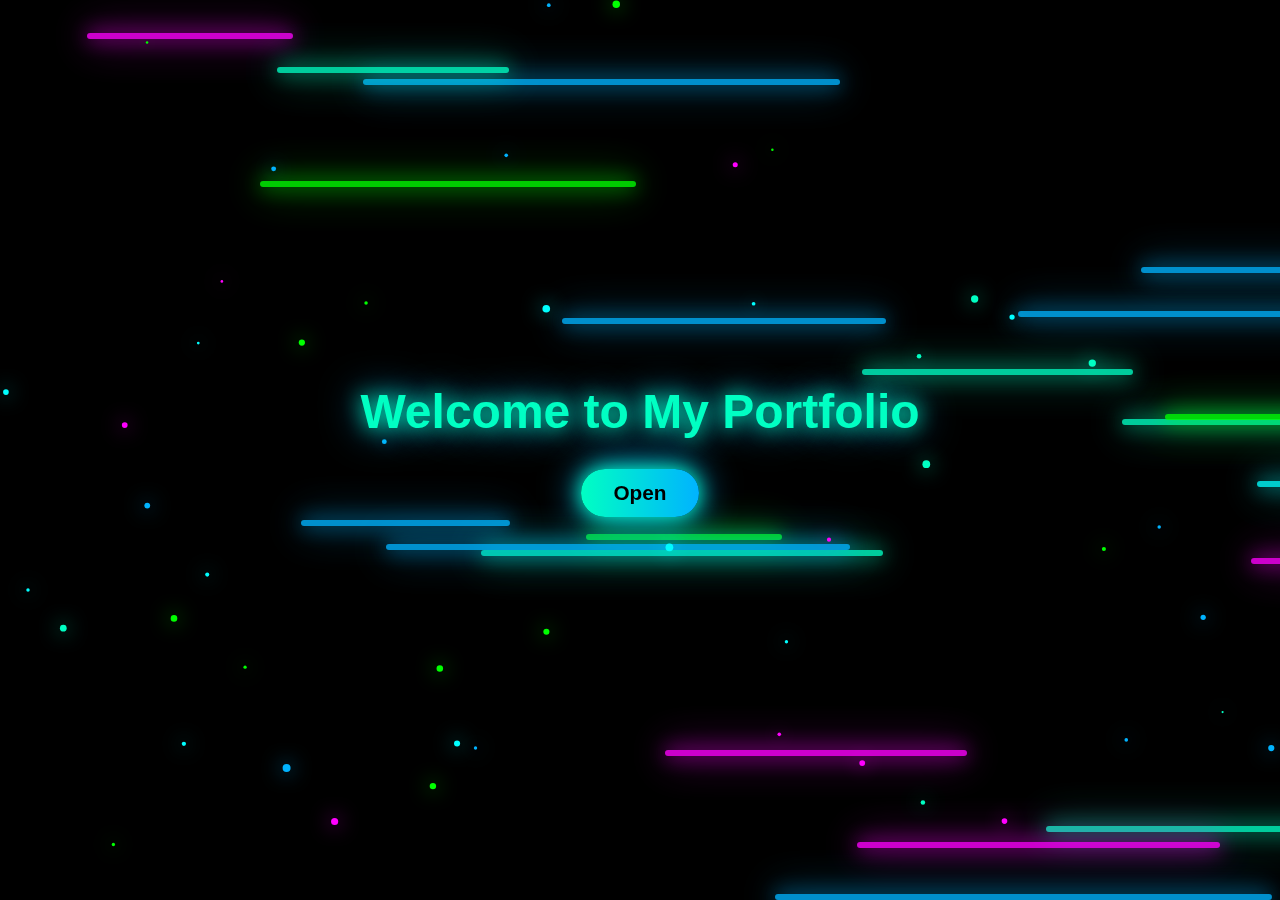
<file: index.html>
<!doctype html>
<html lang="en">
<head>
  <meta charset="utf-8">
  <meta name="viewport" content="width=device-width,initial-scale=1">
  <title>Welcome - Carla Mae Cardano</title>
  <link rel="stylesheet" href="index.css">
</head>
<body>
  <div class="neon-bg" id="neon-bg"></div>
  <canvas id="particleCanvas"></canvas>

  <div class="welcome-container">
    <h1 id="glitch-text">Welcome to My Portfolio</h1>
    <button class="open-btn" onclick="openPortfolio()">Open</button>
  </div>

  <script src="index.js"></script>
</body>
</html>
</file>
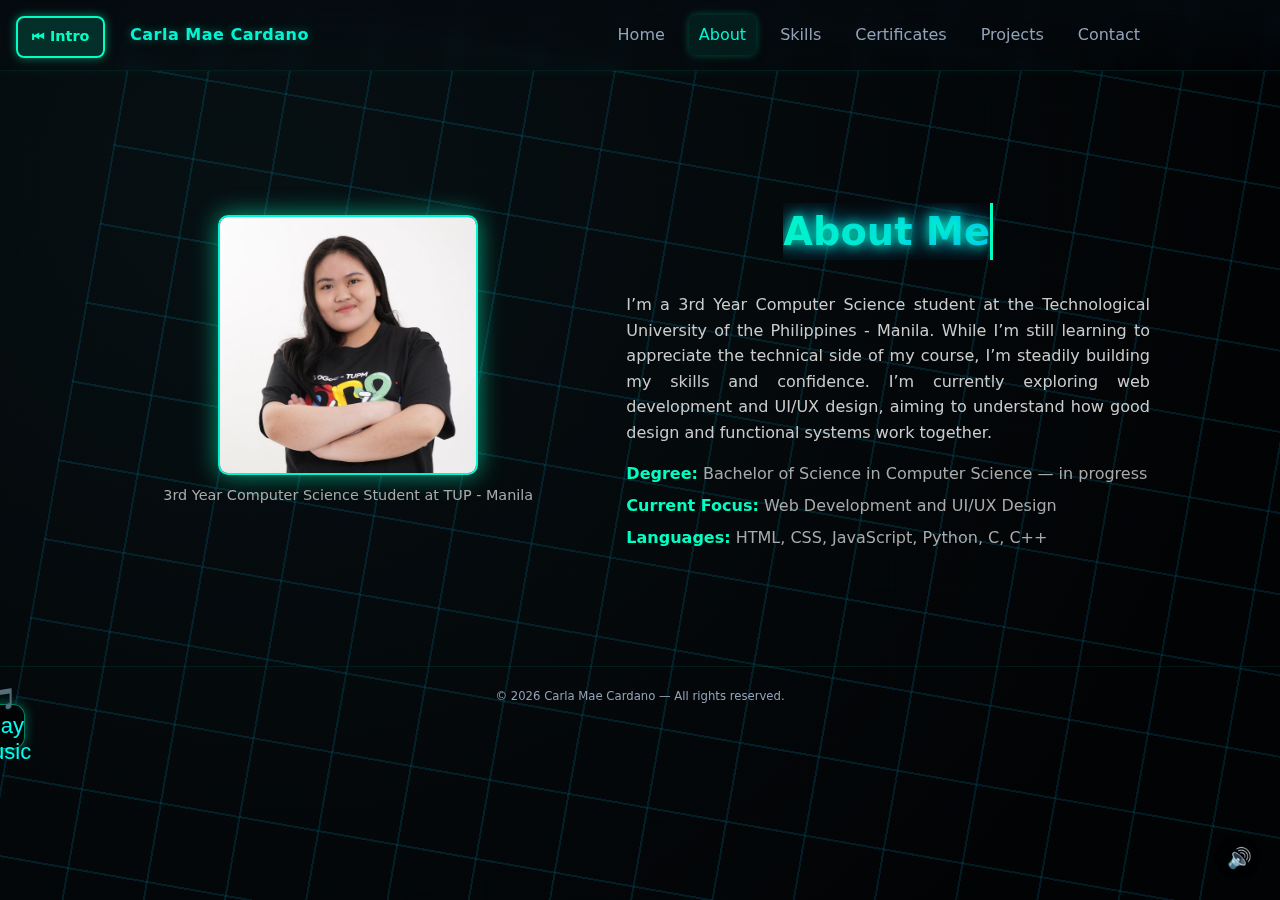
<file: about.html>
<!doctype html>
<html lang="en">
<head>
  <meta charset="utf-8" />
  <meta name="viewport" content="width=device-width,initial-scale=1.0" />
  <title>About — Carla Mae Cardano</title>
  <link rel="stylesheet" href="style-dark.css" />
  <style>
    /* ---------- Page Layout ---------- */
    .two-col {
      display: flex;
      align-items: center;
      justify-content: center;
      gap: 60px;
      flex-wrap: wrap;
      margin-top: 40px;
    }

    .about-photo {
      flex: 1;
      min-width: 280px;
      display: flex;
      flex-direction: column;
      align-items: center;
      text-align: center;
    }

    .profile-img {
      width: 260px;
      height: 260px;
      border-radius: 50%;
      border: 3px solid #00ffc3;
      box-shadow: 0 0 25px rgba(0, 255, 195, 0.6);
      object-fit: cover;
      transition: transform 0.3s ease, box-shadow 0.3s ease;
    }

    .profile-img:hover {
      transform: scale(1.05);
      box-shadow: 0 0 40px rgba(0, 255, 195, 0.8);
    }

    .about-photo .small {
      margin-top: 10px;
      color: #aaa;
      font-size: 0.9rem;
    }

    .about-text {
      flex: 1.2;
      min-width: 320px;
      max-width: 600px;
      text-align: justify;
    }

    .about-text h2 {
      font-size: 2.4rem;
      margin-bottom: 1rem;
      text-align: center;
    }

    /* --- Typing Animation (shorter + centered) --- */
    /* --- Typing Animation (accurate + pause) --- */
.typing {
  display: inline-block;
  white-space: nowrap;
  overflow: hidden;
  border-right: 3px solid #00ffc3;
  background: linear-gradient(90deg, #00ffc3, #00b3ff);
  background-clip: text;
  -webkit-background-clip: text;
  -webkit-text-fill-color: transparent;
  text-shadow: 0 0 12px #00ffc3, 0 0 25px #00b3ff;
  animation: typing 4s steps(8, end) infinite,
             blink 0.8s infinite,
             glowText 3s ease-in-out infinite alternate;
}

@keyframes typing {
  0%   { width: 0ch; }
  40%  { width: 8ch; }   /* stops exactly at "About Me" (8 characters) */
  60%  { width: 8ch; }   /* pause */
  100% { width: 0ch; }   /* erase */
}

@keyframes blink {
  50% { border-color: transparent; }
}

@keyframes glowText {
  from { text-shadow: 0 0 10px #00ffc3, 0 0 20px #00b3ff; }
  to   { text-shadow: 0 0 20px #00b3ff, 0 0 40px #00ffc3; }
}


    .about-text p {
      color: #ccc;
      line-height: 1.6;
      font-size: 1rem;
      margin-bottom: 1rem;
    }

    .about-text ul {
      list-style: none;
      padding: 0;
      margin-top: 1rem;
    }

    .about-text li {
      color: #aaa;
      margin-bottom: 0.5rem;
    }

    .about-text strong {
      color: #00ffc3;
    }

    /* --- Volume Button --- */
    #volume-btn {
      position: fixed;
      bottom: 20px;
      right: 20px;
      background: rgba(0,0,0,0.6);
      color: white;
      border: none;
      border-radius: 50%;
      font-size: 20px;
      padding: 10px 12px;
      cursor: pointer;
      z-index: 1000;
      transition: background 0.3s ease;
    }

    #volume-btn:hover {
      background: rgba(255,255,255,0.2);
    }

    /* --- Scroll + Structure --- */
    html, body {
      height: auto;
      min-height: 100%;
      overflow-x: hidden;
      overflow-y: auto;
      scroll-behavior: smooth;
    }

    main.container {
      overflow-y: auto;
      max-height: none;
    }

    @media (max-width: 768px) {
      .two-col {
        flex-direction: column;
        text-align: center;
      }
      .about-text {
        max-width: 100%;
        text-align: justify;
      }
      .about-text h2 {
        text-align: center;
      }
    }
    /* --- Back to Intro Button --- */
.back-intro-btn {
  position: fixed;
  top: 1rem;
  left: 1rem;
  background: rgba(0, 255, 195, 0.15);
  color: #00ffc3;
  font-weight: bold;
  padding: 8px 14px;
  border: 2px solid #00ffc3;
  border-radius: 8px;
  text-decoration: none;
  font-size: 0.9rem;
  backdrop-filter: blur(6px);
  box-shadow: 0 0 10px rgba(0, 255, 195, 0.5);
  z-index: 2000;
  transition: all 0.3s ease;
}

.back-intro-btn:hover {
  background: #00ffc3;
  color: #020305;
  box-shadow: 0 0 20px #00ffc3;
}

  </style>
</head>
<body>

  <div class="tech-grid"></div>

  <header class="site-header">
    <div class="container header-inner">
      <a href="index.html" class="back-intro-btn" title="Back to Intro">⏮ Intro</a>
      <a class="logo" href="home.html">Carla Mae Cardano</a>
      <button id="mobile-nav-toggle" class="mobile-nav-toggle" aria-label="Toggle navigation">
        <span class="hamburger"></span>
      </button>
      <nav class="nav" id="site-nav">
        <a href="home.html">Home</a>
        <a href="about.html" class="active">About</a>
        <a href="skills.html">Skills</a>
        <a href="certificates.html">Certificates</a>
        <a href="projects.html">Projects</a>
        <a href="contact.html">Contact</a>
      </nav>
    </div>
  </header>

  <main class="container main fade-in">
    <section class="about-section">
      <div class="two-col">
        <!-- IMAGE ON LEFT -->
        <aside class="about-photo">
          <img src="assets/profile.jpg" alt="Carla Mae Cardano" class="profile-img" />
          <p class="small muted">3rd Year Computer Science Student at TUP - Manila</p>
        </aside>

        <!-- TEXT ON RIGHT -->
        <div class="about-text">
          <h2><span class="typing">About Me</span></h2>
          <p>
            I’m a 3rd Year Computer Science student at the Technological University of the Philippines - Manila.
            While I’m still learning to appreciate the technical side of my course, I’m steadily building my skills and confidence.
            I’m currently exploring web development and UI/UX design, aiming to understand how good design and functional systems work together.
          </p>
          <ul>
            <li><strong>Degree:</strong> Bachelor of Science in Computer Science — in progress</li>
            <li><strong>Current Focus:</strong> Web Development and UI/UX Design</li>
            <li><strong>Languages:</strong> HTML, CSS, JavaScript, Python, C, C++</li>
          </ul>
        </div>
      </div>
    </section>
  </main>

  <footer class="site-footer">
    <div class="container footer-inner">
      <small>© <span id="year-2"></span> Carla Mae Cardano — All rights reserved.</small>
    </div>
  </footer>

  <audio id="bg-music" autoplay loop>
    <source src="assets/audio/background.mp3" type="audio/mpeg">
  </audio>

  <button id="volume-btn" aria-label="Toggle sound" title="Toggle sound">🔊</button>

  <script src="script.js"></script>
  <script>
    document.addEventListener('DOMContentLoaded', () => {
      const year2 = document.getElementById('year-2');
      if (year2) year2.textContent = new Date().getFullYear();

      const music = document.getElementById('bg-music');
      const volumeBtn = document.getElementById('volume-btn');
      music.volume = 0.1;

      const isMuted = localStorage.getItem('musicMuted') === 'true';
      music.muted = isMuted;
      volumeBtn.textContent = isMuted ? '🔇' : '🔊';

      volumeBtn.addEventListener('click', () => {
        music.muted = !music.muted;
        volumeBtn.textContent = music.muted ? '🔇' : '🔊';
        localStorage.setItem('musicMuted', music.muted);
      });
    });
  </script>
</body>
</html>
</file>
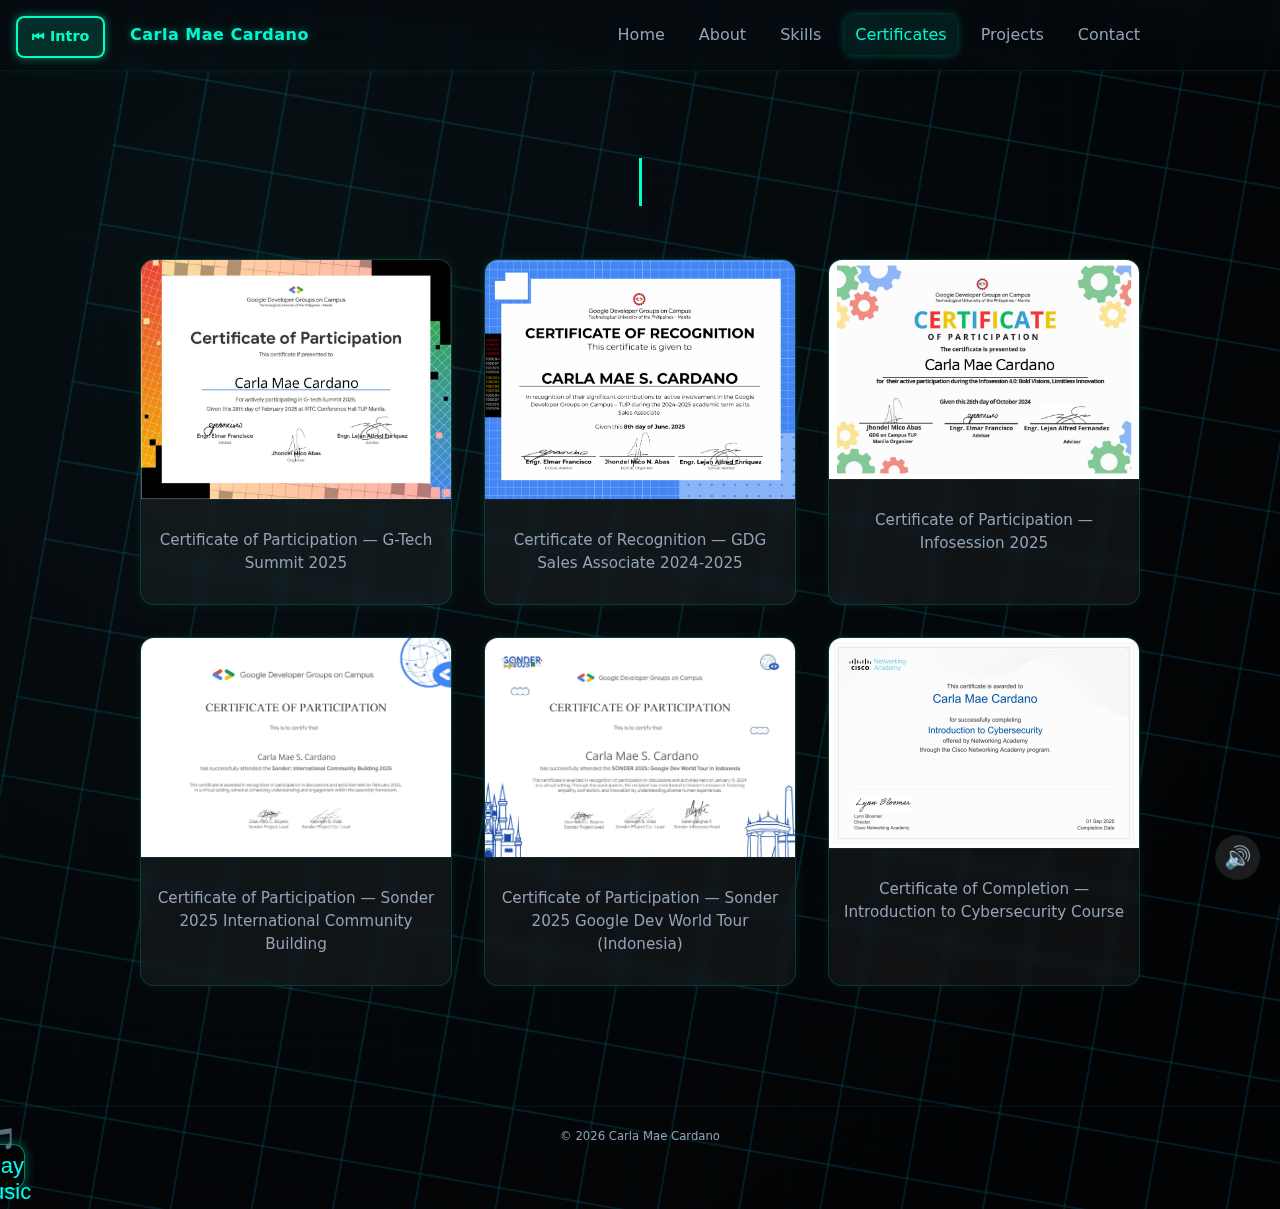
<file: certificates.html>
<!doctype html>
<html lang="en">
<head>
  <meta charset="utf-8" />
  <meta name="viewport" content="width=device-width,initial-scale=1" />
  <title>Certificates — Carla Mae Cardano</title>
  <link rel="stylesheet" href="style-dark.css" />

  <style>
    /* ---------- Certificates Page ---------- */
    .main {
      padding-top: 60px;
      padding-bottom: 80px;
      text-align: center;
    }

    h2 {
      font-size: 2rem;
      color: var(--accent);
      margin-bottom: 1rem;
    }

    .cert-grid {
      display: grid;
      grid-template-columns: repeat(auto-fit, minmax(280px, 1fr));
      gap: 32px;
      margin-top: 40px;
      padding: 0 10px;
    }

    .cert {
      background: rgba(255, 255, 255, 0.05);
      border: 1px solid rgba(0, 255, 200, 0.15);
      border-radius: 14px;
      box-shadow: 0 0 12px rgba(0, 255, 200, 0.08);
      overflow: hidden;
      transition: all 0.3s ease;
      backdrop-filter: blur(6px);
    }

    .cert:hover {
      transform: translateY(-6px);
      box-shadow: 0 0 25px rgba(0, 255, 200, 0.4);
      border-color: rgba(0, 255, 200, 0.4);
    }

    .cert img {
      width: 100%;
      height: auto;
      border-bottom: 1px solid rgba(255, 255, 255, 0.05);
      display: block;
      transition: transform 0.4s ease;
    }

    .cert:hover img {
      transform: scale(1.03);
    }

    .cert p {
      padding: 14px 12px;
      font-size: 0.95rem;
      color: var(--muted);
    }

    /* Prevent zoomed-in overflow */
    img {
      object-fit: contain;
    }

    /* Fix scroll issue */
    html, body {
      height: auto;
      overflow-y: auto;
      overflow-x: hidden;
    }

    @media (max-width: 600px) {
      .cert p {
        font-size: 0.9rem;
      }
    }

/* ---------- Typing + Neon Effect for Certificates ---------- */
.typing {
  display: inline-block;
  white-space: nowrap;
  overflow: hidden;
  border-right: 3px solid #00ffc3;
  width: 0;
  background: linear-gradient(90deg, #00ffc3, #00b3ff);
  background-clip: text;
  -webkit-background-clip: text;
  -webkit-text-fill-color: transparent;
  text-shadow: 0 0 15px #00ffc3, 0 0 30px #00b3ff;
  animation: typing 4s steps(12, end) infinite, blink 0.8s infinite, glowText 3s ease-in-out infinite alternate;
}

/* makes it type "Certificates" exactly (12 characters) */
@keyframes typing {
  0% { width: 0; }
  40% { width: 12ch; } /* stops exactly after "Certificates" */
  60% { width: 12ch; } /* short pause */
  100% { width: 0; }   /* erase */
}

@keyframes blink {
  50% { border-color: transparent; }
}

@keyframes glowText {
  from { text-shadow: 0 0 10px #00ffc3, 0 0 20px #00b3ff; }
  to { text-shadow: 0 0 20px #00b3ff, 0 0 40px #00ffc3; }
}

/* ---------- Neon Pulse Animation for Certificates ---------- */
@keyframes pulse {
  0% { box-shadow: 0 0 12px rgba(0, 255, 200, 0.1); }
  50% { box-shadow: 0 0 25px rgba(0, 255, 200, 0.4); }
  100% { box-shadow: 0 0 12px rgba(0, 255, 200, 0.1); }
}

.cert {
  background: rgba(255, 255, 255, 0.05);
  border: 1px solid rgba(0, 255, 200, 0.15);
  border-radius: 14px;
  box-shadow: 0 0 12px rgba(0, 255, 200, 0.08);
  overflow: hidden;
  transition: all 0.3s ease;
  backdrop-filter: blur(6px);
  animation: pulse 6s infinite ease-in-out; /* 💫 soft glowing loop */
}

/* --- Back to Intro Button --- */
.back-intro-btn {
  position: fixed;
  top: 1rem;
  left: 1rem;
  background: rgba(0, 255, 195, 0.15);
  color: #00ffc3;
  font-weight: bold;
  padding: 8px 14px;
  border: 2px solid #00ffc3;
  border-radius: 8px;
  text-decoration: none;
  font-size: 0.9rem;
  backdrop-filter: blur(6px);
  box-shadow: 0 0 10px rgba(0, 255, 195, 0.5);
  z-index: 2000;
  transition: all 0.3s ease;
}

.back-intro-btn:hover {
  background: #00ffc3;
  color: #020305;
  box-shadow: 0 0 20px #00ffc3;
}

  </style>
</head>

<body>
  <div class="tech-grid"></div>

  <header class="site-header">
    <div class="container header-inner">
      <a href="intro.html" class="back-intro-btn" title="Back to Intro">⏮ Intro</a>
      <a class="logo" href="home.html">Carla Mae Cardano</a>
      <button id="mobile-nav-toggle" class="mobile-nav-toggle" aria-label="Toggle navigation">
        <span class="hamburger"></span>
      </button>
      <nav class="nav" id="site-nav">
        <a href="home.html">Home</a>
        <a href="about.html">About</a>
        <a href="skills.html">Skills</a>
        <a href="certificates.html" class="active">Certificates</a>
        <a href="projects.html">Projects</a>
        <a href="contact.html">Contact</a>
      </nav>
    </div>
  </header>

  <main class="container main fade-in">
    <h2><span class="typing">Certificates</span></h2>

    <div class="cert-grid">
      <div class="cert">
        <a href="assets/G-TechSummit.jpg" target="_blank">
          <img src="assets/G-TechSummit.jpg" alt="G-Tech Summit 2025" />
        </a>
        <p>Certificate of Participation — G-Tech Summit 2025</p>
      </div>

      <div class="cert">
        <a href="assets/GDG Sales Associate 2024-2025.png" target="_blank">
          <img src="assets/GDG Sales Associate 2024-2025.png" alt="GDG Sales Associate" />
        </a>
        <p>Certificate of Recognition — GDG Sales Associate 2024-2025</p>
      </div>

      <div class="cert">
        <a href="assets/Infosession 4.0 Participation.jpg" target="_blank">
          <img src="assets/Infosession 4.0 Participation.jpg" alt="Infosession 4.0" />
        </a>
        <p>Certificate of Participation — Infosession 2025</p>
      </div>

      <div class="cert">
        <a href="assets/Sonder 2025 International Community Building.jpg" target="_blank">
          <img src="assets/Sonder 2025 International Community Building.jpg" alt="Sonder 2025 International Community Building" />
        </a>
        <p>Certificate of Participation — Sonder 2025 International Community Building</p>
      </div>

      <div class="cert">
        <a href="assets/Sonder 2025_ Designing a Future that Lasts.png" target="_blank">
          <img src="assets/Sonder 2025_ Designing a Future that Lasts.png" alt="Sonder 2025 Google Dev World Tour" />
        </a>
        <p>Certificate of Participation — Sonder 2025 Google Dev World Tour (Indonesia)</p>
      </div>

      <div class="cert">
        <a href="assets/Introduction to Cybersecurity.jpg" target="_blank">
          <img src="assets/Introduction to Cybersecurity.jpg" alt="Introduction to Cybersecurity" />
        </a>
        <p>Certificate of Completion — Introduction to Cybersecurity Course</p>
      </div>
    </div>
  </main>

  <footer class="site-footer">
    <div class="container footer-inner">
      <small>© <span id="year-4"></span> Carla Mae Cardano</small>
    </div>
  </footer>

  <audio id="bg-music" autoplay loop>
    <source src="assets/audio/background.mp3" type="audio/mpeg">
  </audio>

  <button id="volume-btn" aria-label="Toggle sound" title="Toggle sound">🔊</button>

  <script src="script.js"></script>
  <script>
    document.addEventListener('DOMContentLoaded', () => {
      const music = document.getElementById('bg-music');
      const volumeBtn = document.getElementById('volume-btn');
      music.volume = 0.1;

      const isMuted = localStorage.getItem('musicMuted') === 'true';
      music.muted = isMuted;
      volumeBtn.textContent = isMuted ? '🔇' : '🔊';

      volumeBtn.addEventListener('click', () => {
        music.muted = !music.muted;
        volumeBtn.textContent = music.muted ? '🔇' : '🔊';
        localStorage.setItem('musicMuted', music.muted);
      });
    });
  </script>
</body>
</html>
</file>
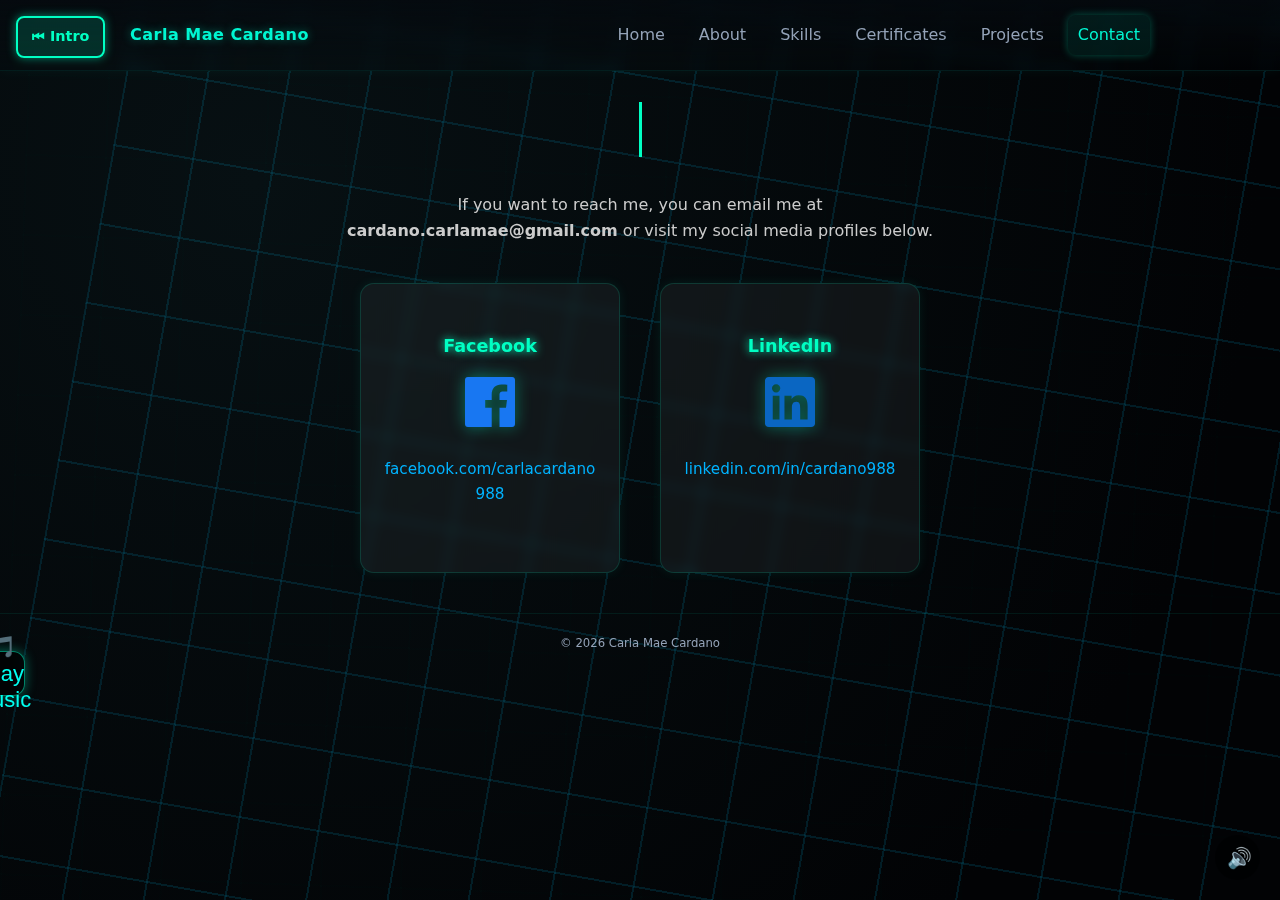
<file: contact.html>
<!doctype html>
<html lang="en">
<head>
  <meta charset="utf-8" />
  <meta name="viewport" content="width=device-width,initial-scale=1" />
  <title>Contact — Carla Mae Cardano</title>
  <link rel="stylesheet" href="style-dark.css" />

  <style>
    /* ---------- Contact Page Styling ---------- */
    main {
      text-align: center;
      padding: 60px 20px 100px;
    }

    /* Typing neon header */
    h2 {
      font-size: 2.3rem;
      margin-bottom: 20px;
    }

    .typing {
      display: inline-block;
      white-space: nowrap;
      overflow: hidden;
      border-right: 3px solid #00ffc3;
      width: 0;
      background: linear-gradient(90deg, #00ffc3, #00b3ff);
      background-clip: text;
      -webkit-background-clip: text;
      -webkit-text-fill-color: transparent;
      text-shadow: 0 0 15px #00ffc3, 0 0 30px #00b3ff;
      animation: typing 3.5s steps(7, end) infinite,
                 blink 0.8s infinite,
                 glowText 3s ease-in-out infinite alternate;
    }

    @keyframes typing {
      0% { width: 0; }
      40% { width: 7ch; } 
      60% { width: 7ch; } 
      100% { width: 0; } 
    }

    @keyframes blink {
      50% { border-color: transparent; }
    }

    @keyframes glowText {
      from { text-shadow: 0 0 10px #00ffc3, 0 0 20px #00b3ff; }
      to { text-shadow: 0 0 20px #00b3ff, 0 0 40px #00ffc3; }
    }

    p {
      color: #ccc;
      max-width: 600px;
      margin: 0 auto 40px;
      line-height: 1.6;
    }

    /* Contact cards */
    .contact-cards {
      display: flex;
      justify-content: center;
      gap: 40px;
      flex-wrap: wrap;
    }

    .contact-card {
      background: rgba(255, 255, 255, 0.05);
      border: 1px solid rgba(0, 255, 200, 0.15);
      border-radius: 14px;
      box-shadow: 0 0 12px rgba(0, 255, 200, 0.08);
      backdrop-filter: blur(6px);
      padding: 25px 20px;
      width: 260px;
      text-align: center;
      transition: all 0.3s ease;
    }

    .contact-card:hover {
      transform: translateY(-6px);
      box-shadow: 0 0 25px rgba(0, 255, 200, 0.4);
      border-color: rgba(0, 255, 200, 0.4);
    }

    .contact-card h4 {
      color: #00ffc3;
      font-size: 1.1rem;
      margin-bottom: 10px;
      text-shadow: 0 0 10px #00ffc3;
    }

    .contact-card a {
      color: #00b3ff;
      text-decoration: none;
      font-size: 0.95rem;
      transition: color 0.3s ease;
    }

    .contact-card a:hover {
      color: #00ffc3;
    }

    .contact-card svg {
      margin-bottom: 10px;
      filter: drop-shadow(0 0 8px rgba(0, 255, 200, 0.4));
      transition: transform 0.3s ease, filter 0.3s ease;
    }

    .contact-card:hover svg {
      transform: scale(1.1);
      filter: drop-shadow(0 0 15px rgba(0, 255, 200, 0.6));
    }

    /* Volume button */
    #volume-btn {
      position: fixed;
      bottom: 20px;
      right: 20px;
      background: rgba(0, 0, 0, 0.6);
      color: white;
      border: none;
      border-radius: 50%;
      font-size: 20px;
      padding: 10px 12px;
      cursor: pointer;
      z-index: 1000;
      transition: background 0.3s ease;
    }

    #volume-btn:hover {
      background: rgba(255, 255, 255, 0.2);
    }

    @media (max-width: 600px) {
      .contact-cards {
        flex-direction: column;
        align-items: center;
        gap: 25px;
      }
    }
   
    .back-intro-btn {
      position: fixed;
      top: 1rem;
      left: 1rem;
      background: rgba(0, 255, 195, 0.15);
      color: #00ffc3;
      font-weight: bold;
      padding: 8px 14px;
      border: 2px solid #00ffc3;
      border-radius: 8px;
      text-decoration: none;
      font-size: 0.9rem;
      backdrop-filter: blur(6px);
      box-shadow: 0 0 10px rgba(0, 255, 195, 0.5);
      z-index: 2000;
      transition: all 0.3s ease;
    }

    .back-intro-btn:hover {
      background: #00ffc3;
      color: #020305;
      box-shadow: 0 0 20px #00ffc3;
    }

  </style>
</head>

<body>
  <div class="tech-grid"></div>

  <header class="site-header">
    <div class="container header-inner">
      <a href="intro.html" class="back-intro-btn" title="Back to Intro">⏮ Intro</a>
      <a class="logo" href="home.html">Carla Mae Cardano</a>
      <button id="mobile-nav-toggle" class="mobile-nav-toggle" aria-label="Toggle navigation">
        <span class="hamburger"></span>
      </button>
      <nav class="nav" id="site-nav">
        <a href="home.html">Home</a>
        <a href="about.html">About</a>
        <a href="skills.html">Skills</a>
        <a href="certificates.html">Certificates</a>
        <a href="projects.html">Projects</a>
        <a href="contact.html" class="active">Contact</a>
      </nav>
    </div>
  </header>
 
  <main class="container main fade-in">
    <h2><span class="typing">Contact</span></h2>
    <p>If you want to reach me, you can email me at <strong>cardano.carlamae@gmail.com</strong> or visit my social media profiles below.</p>

    <div class="contact-cards">
      <div class="card contact-card">
        <h4>Facebook</h4>
        <a href="https://web.facebook.com/carlacardano988" target="_blank" aria-label="Facebook">
          <svg width="40" height="40" viewBox="0 0 24 24" fill="#1877F2" xmlns="http://www.w3.org/2000/svg">
            <path d="M22.675 0h-21.35C0.595 0 0 0.595 0 1.325v21.351C0 23.405 0.595 24 1.325 24H12.82v-9.294H9.692V11.08h3.128V8.414c0-3.1 1.893-4.788 4.658-4.788 1.325 0 2.463 0.099 2.795 0.143v3.24l-1.918 0.001c-1.504 0-1.796 0.716-1.796 1.765v2.314h3.587l-0.467 3.626h-3.12V24h6.116c0.73 0 1.325-0.595 1.325-1.324V1.325C24 0.595 23.405 0 22.675 0z"/>
          </svg>
        </a>
        <p><a href="https://web.facebook.com/carlacardano988" target="_blank">facebook.com/carlacardano988</a></p>
      </div>

      <div class="card contact-card">
        <h4>LinkedIn</h4>
        <a href="https://www.linkedin.com/in/cardano988/" target="_blank" aria-label="LinkedIn">
          <svg width="40" height="40" viewBox="0 0 24 24" fill="#0A66C2" xmlns="http://www.w3.org/2000/svg">
            <path d="M20.447 20.452H16.89v-5.569c0-1.328-.024-3.036-1.85-3.036-1.853 0-2.136 1.445-2.136 2.939v5.666H9.35V9h3.41v1.561h.049c.476-.9 1.637-1.85 3.37-1.85 3.602 0 4.267 2.372 4.267 5.455v6.286zM5.337 7.433a1.985 1.985 0 110-3.97 1.985 1.985 0 010 3.97zM6.94 20.452H3.73V9h3.21v11.452zM22.225 0H1.771C.792 0 0 .774 0 1.728v20.543C0 23.225.792 24 1.771 24h20.451C23.2 24 24 23.225 24 22.271V1.728C24 .774 23.2 0 22.225 0z"/>
          </svg>
        </a>
        <p><a href="https://www.linkedin.com/in/cardano988/" target="_blank">linkedin.com/in/cardano988</a></p>
      </div>
    </div>
  </main>

  <footer class="site-footer">
    <div class="container footer-inner">
      <small>© <span id="year-6"></span> Carla Mae Cardano</small>
    </div>
  </footer>

  <audio id="bg-music" autoplay loop>
    <source src="assets/audio/background.mp3" type="audio/mpeg">
  </audio>

  <button id="volume-btn" aria-label="Toggle sound" title="Toggle sound">🔊</button>

  <script src="script.js"></script>
  <script>
    document.addEventListener('DOMContentLoaded', () => {
      const music = document.getElementById('bg-music');
      const volumeBtn = document.getElementById('volume-btn');
      music.volume = 0.1;

      const isMuted = localStorage.getItem('musicMuted') === 'true';
      music.muted = isMuted;
      volumeBtn.textContent = isMuted ? '🔇' : '🔊';

      volumeBtn.addEventListener('click', () => {
        music.muted = !music.muted;
        volumeBtn.textContent = music.muted ? '🔇' : '🔊';
        localStorage.setItem('musicMuted', music.muted);
      });
    });
  </script>
</body>
</html>
</file>
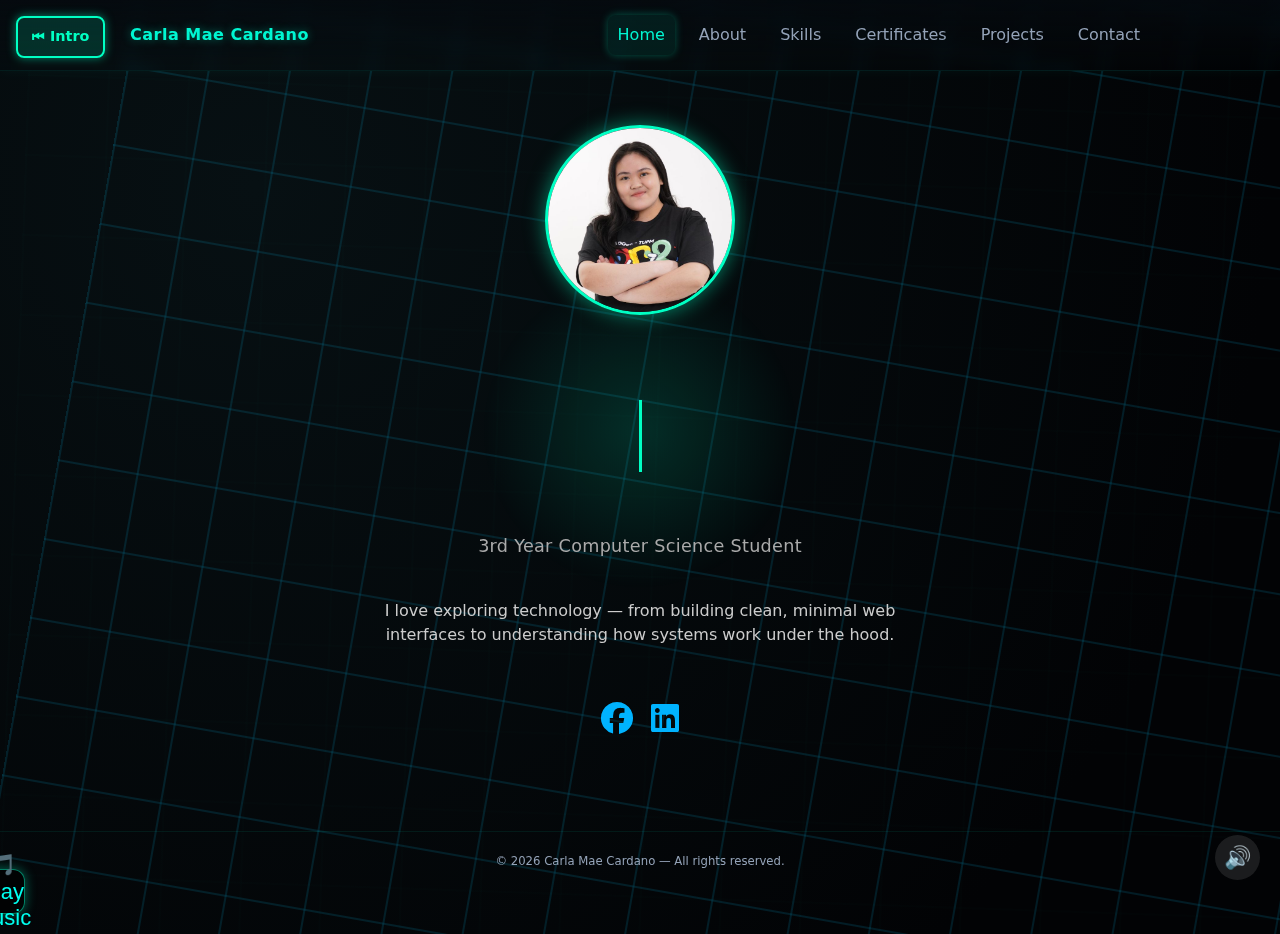
<file: home.html>
<!doctype html>
<html lang="en">
<head>
  <meta charset="utf-8" />
  <meta name="viewport" content="width=device-width, initial-scale=1.0">
  <title>Carla Mae Cardano — Home</title>
  <link rel="stylesheet" href="style-dark.css" />
  <link rel="stylesheet" href="https://cdnjs.cloudflare.com/ajax/libs/font-awesome/6.5.0/css/all.min.css">
<style>
  /* === HERO SECTION === */
  .hero {
    display: flex;
    flex-direction: column;
    align-items: center;
    justify-content: center;
    min-height: 80vh;
    text-align: center;
    position: relative;
    z-index: 2;
    padding: 1rem 1rem;
  }

  .hero h1 {
    font-size: 3rem;
    font-weight: 700;
    letter-spacing: 1px;
    margin-bottom: 0.1rem;
  }

  /* --- Typing + Neon Effect --- */
  .typing {
    display: inline-block;
    white-space: nowrap;
    overflow: hidden;
    border-right: 3px solid #00ffc3;
    width: 0;
    background: linear-gradient(90deg, #00ffc3, #00b3ff);
    background-clip: text;
    -webkit-background-clip: text;
    -webkit-text-fill-color: transparent;
    text-shadow: 0 0 15px #00ffc3, 0 0 30px #00b3ff;
    animation: typing 3s steps(20, end) infinite alternate,
               blink 0.8s infinite,
               glowText 3s ease-in-out infinite alternate;
  }

  @keyframes typing {
    0% { width: 0; }
    40% { width: 100%; }
    60% { width: 100%; }
    100% { width: 0; }
  }

  @keyframes blink {
    50% { border-color: transparent; }
  }

  @keyframes glowText {
    from { text-shadow: 0 0 10px #00ffc3, 0 0 20px #00b3ff; }
    to { text-shadow: 0 0 20px #00b3ff, 0 0 40px #00ffc3; }
  }

  .tagline {
    color: #aaa;
    font-size: 1.1rem;
    margin-top: 0rem;
    margin-bottom: 0rem; /* ← removed gap below tagline */
  }

  .lead {
    max-width: 550px;
    color: #ccc;
    font-size: 1rem;
    line-height: 1.5;
    margin-top: 0rem; /* ← removed space above */
    margin-bottom: 0.5rem;
  }

  .profile-image {
    width: 190px;
    height: 190px;
    border-radius: 50%;
    border: 3px solid #00ffc3;
    box-shadow: 0 0 20px rgba(0, 255, 195, 0.5);
    margin-bottom: 0.8rem;
    transition: transform 0.3s ease, box-shadow 0.3s ease;
  }

  .profile-image:hover {
    transform: scale(1.05);
    box-shadow: 0 0 30px rgba(0, 255, 195, 0.8);
  }

  /* === SOCIAL ICONS === */
  .social-row {
    display: flex;
    justify-content: center;
    gap: 18px;
    margin-top: 0.4rem;
  }

  .social-link i {
    font-size: 2rem;
    color: #00b3ff;
    transition: transform 0.2s ease, color 0.2s ease;
  }

  .social-link:hover i {
    transform: scale(1.2);
    color: #00ffc3;
  }

 /* === NEON PULSE RING === */
.hero::before {
    content: "";
    position: absolute;
    width: 320px;
    height: 320px;
    border-radius: 50%;
    background: radial-gradient(circle, rgba(0,255,195,0.15), transparent 70%);
    animation: pulse 6s infinite alternate ease-in-out;
    z-index: -1;
    pointer-events: none;  /* 👈 This fixes the unclickable issue */
}

  @keyframes pulse {
    0% { transform: scale(0.8); opacity: 0.4; }
    100% { transform: scale(1.2); opacity: 0.7; }
  }

  footer {
    text-align: center;
    padding: 1.2rem;
    color: #777;
    font-size: 0.9rem;
  }

  @media (max-width: 768px) {
    .hero h1 { font-size: 2.4rem; }
  }

  html, body {
    height: auto;
    min-height: 100%;
    overflow-x: hidden;
    overflow-y: auto;
    scroll-behavior: smooth;
  }

  /* === BACK TO INTRO BUTTON === */
  .back-intro-btn {
    position: fixed;
    top: 1rem;
    left: 1rem;
    background: rgba(0, 255, 195, 0.15);
    color: #00ffc3;
    font-weight: bold;
    padding: 8px 14px;
    border: 2px solid #00ffc3;
    border-radius: 8px;
    text-decoration: none;
    font-size: 0.9rem;
    backdrop-filter: blur(6px);
    box-shadow: 0 0 10px rgba(0, 255, 195, 0.5);
    z-index: 2000;
    transition: all 0.3s ease;
  }

  .back-intro-btn:hover {
    background: #00ffc3;
    color: #020305;
    box-shadow: 0 0 20px #00ffc3;
  }
</style>

</head>

<body>
  <div class="tech-grid"></div>

  <header class="site-header">
    <div class="container header-inner">
      <a href="intro.html" class="back-intro-btn" title="Back to Intro">⏮ Intro</a>
      <a class="logo" href="home.html">Carla Mae Cardano</a>
      <button id="mobile-nav-toggle" class="mobile-nav-toggle" aria-label="Toggle navigation">
        <span class="hamburger"></span>
      </button>
      <nav class="nav" id="site-nav">
        <a href="home.html" class="active">Home</a>
        <a href="about.html">About</a>
        <a href="skills.html">Skills</a>
        <a href="certificates.html">Certificates</a>
        <a href="projects.html">Projects</a>
        <a href="contact.html">Contact</a>
      </nav>
    </div>
  </header>

  <main class="container main fade-in">
    <section class="hero">
      <img src="assets/profile.jpg" alt="Carla Mae Cardano — profile" class="profile-image" />
      <h1><span class="typing">Carla Mae Cardano</span></h1>
      <p class="tagline">3rd Year Computer Science Student</p>
      <p class="lead">I love exploring technology — from building clean, minimal web interfaces to understanding how systems work under the hood.</p>
      <div class="social-row">
        <a href="https://web.facebook.com/carlacardano988" target="_blank" aria-label="Facebook" class="social-link">
          <i class="fa-brands fa-facebook"></i>
        </a>
        <a href="https://www.linkedin.com/in/cardano988/" target="_blank" aria-label="LinkedIn" class="social-link">
          <i class="fa-brands fa-linkedin"></i>
        </a>
      </div>
    </section>
  </main>

  <footer class="site-footer">
    <small>© <span id="year"></span> Carla Mae Cardano — All rights reserved.</small>
  </footer>

  <audio id="bg-music" autoplay loop>
    <source src="assets/audio/background.mp3" type="audio/mpeg">
  </audio>

  <button id="volume-btn" aria-label="Toggle sound" title="Toggle sound">🔊</button>

  <script src="script.js"></script>
  <script>
    document.addEventListener('DOMContentLoaded', () => {
      const year = document.getElementById('year');
      if (year) year.textContent = new Date().getFullYear();

      const music = document.getElementById('bg-music');
      const volumeBtn = document.getElementById('volume-btn');
      music.volume = 0.1;
      const isMuted = localStorage.getItem('musicMuted') === 'true';
      music.muted = isMuted;
      volumeBtn.textContent = isMuted ? '🔇' : '🔊';
      volumeBtn.addEventListener('click', () => {
        music.muted = !music.muted;
        volumeBtn.textContent = music.muted ? '🔇' : '🔊';
        localStorage.setItem('musicMuted', music.muted);
      });
    });
  </script>
</body>
</html>
</file>
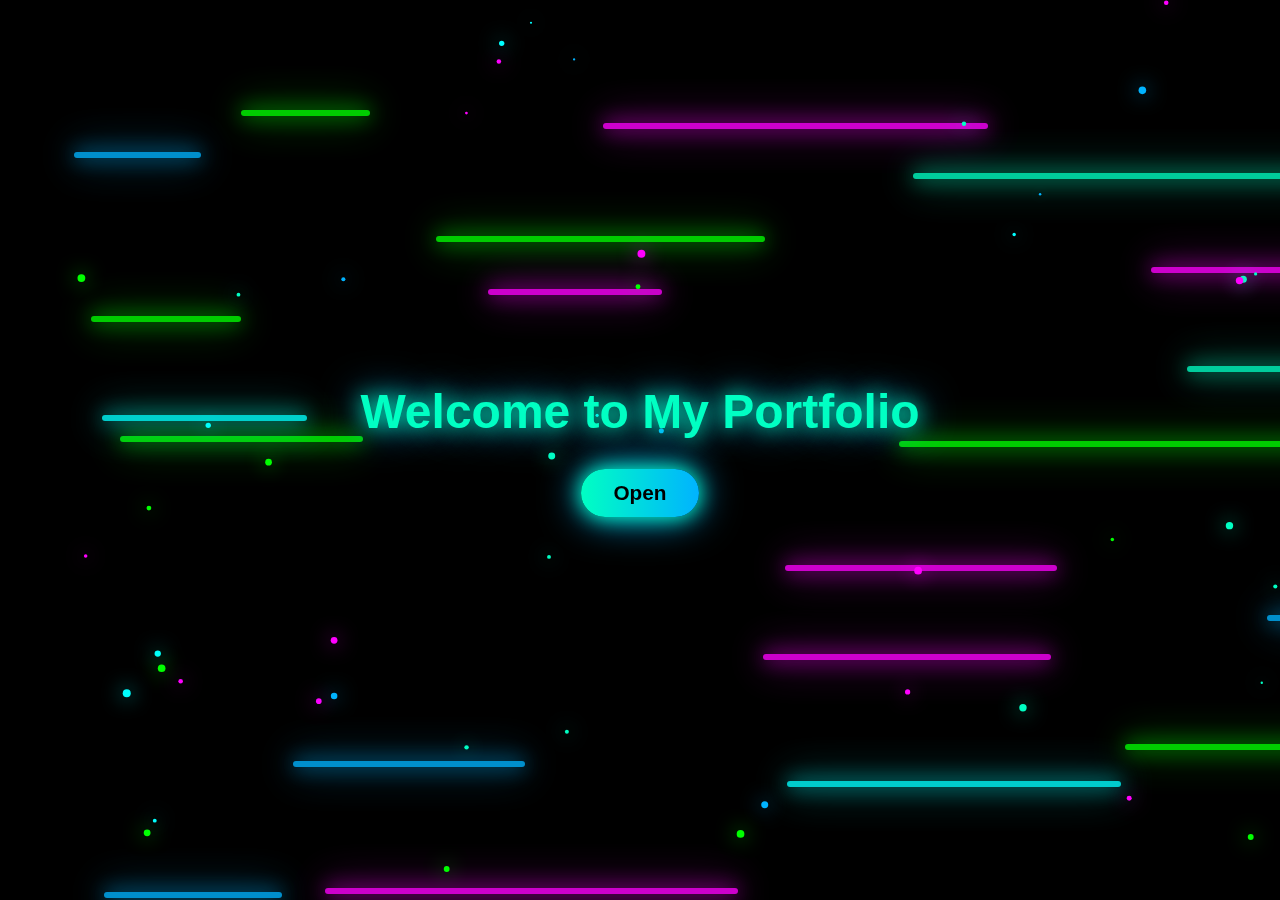
<file: intro.html>
<!doctype html>
<html lang="en">
<head>
  <meta charset="utf-8">
  <meta name="viewport" content="width=device-width,initial-scale=1">
  <title>Welcome - Carla Mae Cardano</title>
  <link rel="stylesheet" href="intro.css">
</head>
<body>
  <div class="neon-bg" id="neon-bg"></div>
  <canvas id="particleCanvas"></canvas>

  <div class="welcome-container">
    <h1 id="glitch-text">Welcome to My Portfolio</h1>
    <button class="open-btn" onclick="openPortfolio()">Open</button>
  </div>

  <script src="intro.js"></script>
</body>
</html>
</file>
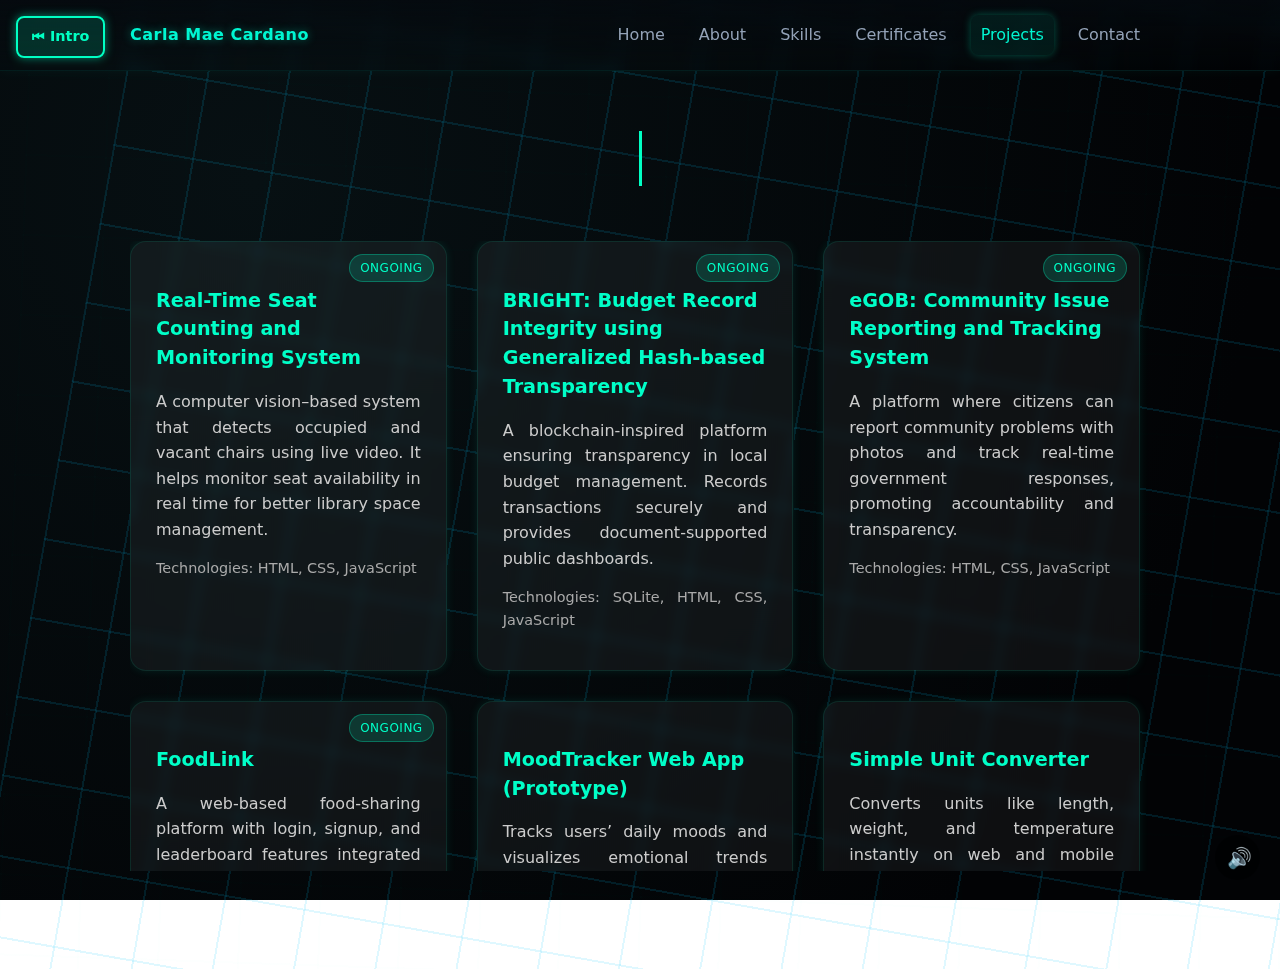
<file: projects.html>
<!doctype html>
<html lang="en">
<head>
  <meta charset="utf-8" />
  <meta name="viewport" content="width=device-width,initial-scale=1" />
  <title>Projects — Carla Mae Cardano</title>
  <link rel="stylesheet" href="style-dark.css" />

<style>
  /* --- Project Layout --- */
  h2 {
    text-align: center;
    font-size: 2.3rem;
    margin-top: 60px;
    letter-spacing: 1px;
  }

  /* ---------- Typing + Neon Effect for Projects ---------- */
  .typing {
    display: inline-block;
    white-space: nowrap;
    overflow: hidden;
    border-right: 3px solid #00ffc3;
    width: 0;
    background: linear-gradient(90deg, #00ffc3, #00b3ff);
    background-clip: text;
    -webkit-background-clip: text;
    -webkit-text-fill-color: transparent;
    text-shadow: 0 0 15px #00ffc3, 0 0 30px #00b3ff;
    animation: typing 4s steps(8, end) infinite,
               blink 0.8s infinite,
               glowText 3s ease-in-out infinite alternate;
  }

  /* makes it type "Projects" exactly (8 letters) */
  @keyframes typing {
    0% { width: 0; }
    40% { width: 8ch; } /* stops exactly after "Projects" */
    60% { width: 8ch; } /* pause */
    100% { width: 0; }  /* erase */
  }

  @keyframes blink {
    50% { border-color: transparent; }
  }

  @keyframes glowText {
    from { text-shadow: 0 0 10px #00ffc3, 0 0 20px #00b3ff; }
    to { text-shadow: 0 0 20px #00b3ff, 0 0 40px #00ffc3; }
  }

  /* --- Projects Grid --- */
  .project-list {
    display: grid;
    grid-template-columns: repeat(auto-fit, minmax(300px, 1fr));
    gap: 30px;
    margin-top: 40px;
  }

  .project {
    background: rgba(255, 255, 255, 0.05);
    border: 1px solid rgba(0, 255, 200, 0.1);
    border-radius: 16px;
    padding: 25px;
    transition: all 0.3s ease;
    backdrop-filter: blur(6px);
    position: relative;
    animation: pulse 6s infinite ease-in-out; /* soft neon pulse */
  }

  .project:hover {
    transform: translateY(-6px);
    box-shadow: 0 0 25px rgba(0, 255, 200, 0.4);
    border-color: rgba(0, 255, 200, 0.4);
  }

  .project h3 {
    color: #00ffc8;
    margin-bottom: 10px;
    font-size: 1.2rem;
  }

  .project p {
    color: #ccc;
    line-height: 1.6;
    margin-bottom: 0.8rem;
    text-align: justify;
  }

  .project .muted {
    color: #aaa;
    font-size: 0.9rem;
  }

  /* Ongoing Badge */
  .badge {
    position: absolute;
    top: 12px;
    right: 12px;
    background: rgba(0, 255, 200, 0.15);
    color: #00ffc8;
    font-size: 0.75rem;
    padding: 4px 10px;
    border: 1px solid rgba(0, 255, 200, 0.3);
    border-radius: 20px;
    text-transform: uppercase;
    letter-spacing: 0.5px;
    font-weight: 500;
  }

  /* Fade animation */
  .fade-in-up {
    opacity: 0;
    transform: translateY(30px);
    transition: all 0.6s ease-out;
  }

  .fade-in-up.visible {
    opacity: 1;
    transform: translateY(0);
  }

  /* Neon pulse animation for cards */
  @keyframes pulse {
    0% { box-shadow: 0 0 12px rgba(0, 255, 200, 0.1); }
    50% { box-shadow: 0 0 25px rgba(0, 255, 200, 0.4); }
    100% { box-shadow: 0 0 12px rgba(0, 255, 200, 0.1); }
  }

  #volume-btn {
    position: fixed;
    bottom: 20px;
    right: 20px;
    background: rgba(0, 0, 0, 0.6);
    color: white;
    border: none;
    border-radius: 50%;
    font-size: 20px;
    padding: 10px 12px;
    cursor: pointer;
    z-index: 1000;
    transition: background 0.3s ease;
  }

  #volume-btn:hover {
    background: rgba(255, 255, 255, 0.2);
  }

  /* --- Back to Intro Button --- */
.back-intro-btn {
  position: fixed;
  top: 1rem;
  left: 1rem;
  background: rgba(0, 255, 195, 0.15);
  color: #00ffc3;
  font-weight: bold;
  padding: 8px 14px;
  border: 2px solid #00ffc3;
  border-radius: 8px;
  text-decoration: none;
  font-size: 0.9rem;
  backdrop-filter: blur(6px);
  box-shadow: 0 0 10px rgba(0, 255, 195, 0.5);
  z-index: 2000;
  transition: all 0.3s ease;
}

.back-intro-btn:hover {
  background: #00ffc3;
  color: #020305;
  box-shadow: 0 0 20px #00ffc3;
}

</style>

</head>

<body>
  <div class="tech-grid"></div>

  <header class="site-header">
    <div class="container header-inner">
      <a href="intro.html" class="back-intro-btn" title="Back to Intro">⏮ Intro</a>
      <a class="logo" href="home.html">Carla Mae Cardano</a>
      <button id="mobile-nav-toggle" class="mobile-nav-toggle" aria-label="Toggle navigation">
        <span class="hamburger"></span>
      </button>
      <nav class="nav" id="site-nav">
        <a href="home.html">Home</a>
        <a href="about.html">About</a>
        <a href="skills.html">Skills</a>
        <a href="certificates.html">Certificates</a>
        <a href="projects.html" class="active">Projects</a>
        <a href="contact.html">Contact</a>
      </nav>
    </div>
  </header>

 
  <main class="container main fade-in">
  <h2><span class="typing">Projects</span></h2>

  <div class="project-list">
    <article class="project">
      <span class="badge">Ongoing</span>
      <h3>Real-Time Seat Counting and Monitoring System</h3>
      <p>A computer vision–based system that detects occupied and vacant chairs using live video. It helps monitor seat availability in real time for better library space management.</p>
      <p class="muted small">Technologies: HTML, CSS, JavaScript</p>
    </article>

    <article class="project">
      <span class="badge">Ongoing</span>
      <h3>BRIGHT: Budget Record Integrity using Generalized Hash-based Transparency</h3>
      <p>A blockchain-inspired platform ensuring transparency in local budget management. Records transactions securely and provides document-supported public dashboards.</p>
      <p class="muted small">Technologies: SQLite, HTML, CSS, JavaScript</p>
    </article>

    <article class="project">
      <span class="badge">Ongoing</span>
      <h3>eGOB: Community Issue Reporting and Tracking System</h3>
      <p>A platform where citizens can report community problems with photos and track real-time government responses, promoting accountability and transparency.</p>
      <p class="muted small">Technologies: HTML, CSS, JavaScript</p>
    </article>

    <article class="project">
      <span class="badge">Ongoing</span>
      <h3>FoodLink</h3>
      <p>A web-based food-sharing platform with login, signup, and leaderboard features integrated via Firebase.</p>
      <p class="muted small">Technologies: HTML, CSS, JavaScript, Firebase</p>
    </article>

    <article class="project">
      <h3>MoodTracker Web App (Prototype)</h3>
      <p>Tracks users’ daily moods and visualizes emotional trends through interactive charts to promote self-awareness.</p>
      <p class="muted small">Technologies: HTML, CSS, JavaScript, Chart.js, Firebase</p>
    </article>

    <article class="project">
      <h3>Simple Unit Converter</h3>
      <p>Converts units like length, weight, and temperature instantly on web and mobile with a simple, intuitive design.</p>
      <p class="muted small">Web: HTML, CSS, JavaScript | Mobile: MIT App Inventor</p>
    </article>

    <article class="project">
      <h3>Crops Tracker (Prototype)</h3>
      <p>A UI/UX design prototype to help farmers track crop growth, health, and maintenance schedules.</p>
      <p class="muted small">Tools: Figma, Canva</p>
    </article>

    <article class="project">
      <h3>ATM Machine Simulation (Group Project)</h3>
      <p>A simulation project mimicking ATM authentication and transactions using a USB as an ATM card.</p>
      <p class="muted small">Technologies: C/C++ (Console Application)</p>
    </article>
  </div>
</main>

  <footer class="site-footer">
    <div class="container footer-inner">
      <small>© <span id="year"></span> Carla Mae Cardano — All rights reserved.</small>
    </div>
  </footer>

  <audio id="bg-music" autoplay loop>
    <source src="assets/audio/background.mp3" type="audio/mpeg">
  </audio>

  <button id="volume-btn" aria-label="Toggle sound" title="Toggle sound">🔊</button>

  <script>
    document.addEventListener('DOMContentLoaded', () => {
      const music = document.getElementById('bg-music');
      const volumeBtn = document.getElementById('volume-btn');
      music.volume = 0.1;

      const isMuted = localStorage.getItem('musicMuted') === 'true';
      music.muted = isMuted;
      volumeBtn.textContent = isMuted ? '🔇' : '🔊';

      volumeBtn.addEventListener('click', () => {
        music.muted = !music.muted;
        volumeBtn.textContent = music.muted ? '🔇' : '🔊';
        localStorage.setItem('musicMuted', music.muted);
      });

      // Fade-in on scroll
      const projects = document.querySelectorAll('.project');
      const observer = new IntersectionObserver(entries => {
        entries.forEach(entry => {
          if (entry.isIntersecting) entry.target.classList.add('visible');
        });
      }, { threshold: 0.2 });

      projects.forEach(proj => {
        proj.classList.add('fade-in-up');
        observer.observe(proj);
      });
    });
  </script>
</body>
</html>
</file>
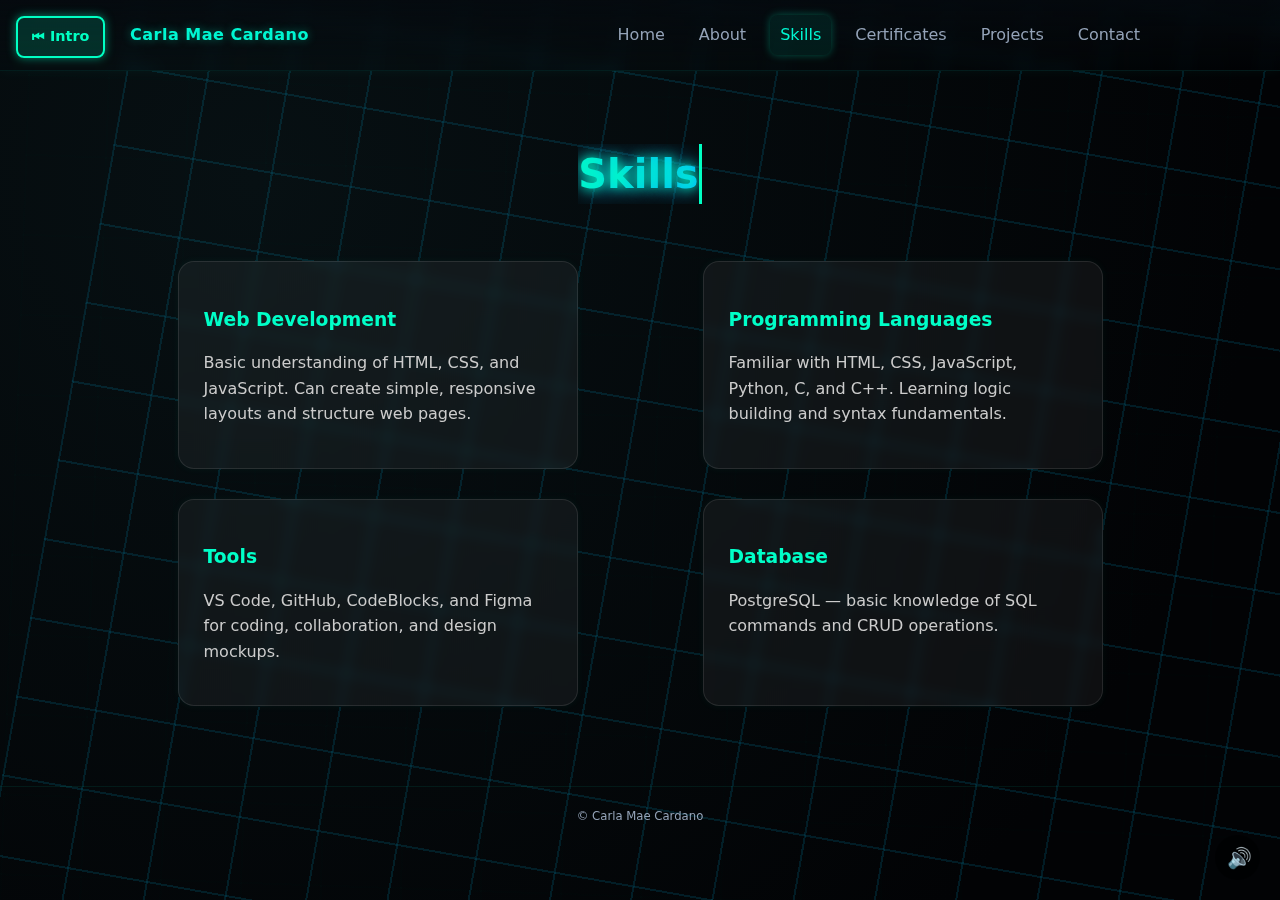
<file: skills.html>
<!doctype html>
<html lang="en">
<head>
  <meta charset="utf-8" />
  <meta name="viewport" content="width=device-width,initial-scale=1" />
  <title>Skills — Carla Mae Cardano</title>
  <link rel="stylesheet" href="style-dark.css" />
<style>
  /* ---------- Skills Layout ---------- */
  .skills-section {
    text-align: center;
    padding: 40px 0;
  }

  .skills-grid {
  display: grid;
  grid-template-columns: repeat(2, 1fr); /* exactly 2 columns */
  gap: 30px;
  margin-top: 40px;
  justify-items: center;
  align-items: stretch;
}

/* make sure cards fill each cell evenly */
.skill-card {
  width: 100%;
  max-width: 400px;
  background: rgba(255, 255, 255, 0.05);
  border: 1px solid rgba(255, 255, 255, 0.1);
  border-radius: 16px;
  padding: 25px;
  transition: all 0.3s ease;
  text-align: left;
  backdrop-filter: blur(6px);
  box-shadow: 0 0 8px rgba(0, 255, 200, 0.05);
}

/* on smaller screens, stack them into one column */
@media (max-width: 768px) {
  .skills-grid {
    grid-template-columns: 1fr;
  }
}

  .skill-card:hover {
    transform: translateY(-6px);
    box-shadow: 0 0 18px rgba(0, 255, 200, 0.25);
    border-color: rgba(0, 255, 200, 0.4);
  }

  .skill-card h3 {
    color: #00ffc8;
    margin-bottom: 10px;
  }

  .skill-card p {
    color: #ccc;
    line-height: 1.6;
  }
  
  /* ---------- Neon Pulse for Skill Cards ---------- */
@keyframes neonPulse {
  0% {
    box-shadow: 0 0 8px rgba(0, 255, 200, 0.1),
                0 0 16px rgba(0, 255, 200, 0.05);
    border-color: rgba(0, 255, 200, 0.1);
  }
  50% {
    box-shadow: 0 0 18px rgba(0, 255, 200, 0.25),
                0 0 32px rgba(0, 179, 255, 0.2);
    border-color: rgba(0, 255, 200, 0.3);
  }
  100% {
    box-shadow: 0 0 8px rgba(0, 255, 200, 0.1),
                0 0 16px rgba(0, 255, 200, 0.05);
    border-color: rgba(0, 255, 200, 0.1);
  }
}

.skill-card {
  width: 100%;
  max-width: 400px;
  background: rgba(255, 255, 255, 0.05);
  border: 1px solid rgba(255, 255, 255, 0.1);
  border-radius: 16px;
  padding: 25px;
  transition: all 0.3s ease;
  text-align: left;
  backdrop-filter: blur(6px);
  animation: neonPulse 5s ease-in-out infinite;
}

/* Keep hover stronger for interactivity */
.skill-card:hover {
  transform: translateY(-6px);
  box-shadow: 0 0 25px rgba(0, 255, 200, 0.4),
              0 0 40px rgba(0, 179, 255, 0.3);
  border-color: rgba(0, 255, 200, 0.5);
}

  /* ---------- Animated Skills Title ---------- */
.typing {
  display: inline-block;
  white-space: nowrap;
  overflow: hidden;
  border-right: 3px solid #00ffc3;
  background: linear-gradient(90deg, #00ffc3, #00b3ff);
  background-clip: text;
  -webkit-background-clip: text;
  -webkit-text-fill-color: transparent;
  text-shadow: 0 0 12px #00ffc3, 0 0 25px #00b3ff;
  animation: typing 4s steps(6, end) infinite,
             blink 0.8s infinite,
             glowText 3s ease-in-out infinite alternate;
  font-size: 2.5rem;
  font-weight: 700;
  margin-bottom: 10px;
}

@keyframes typing {
  0%   { width: 0ch; }
  40%  { width: 6ch; }  /* exactly matches "Skills" (6 characters) */
  60%  { width: 6ch; }  /* pause */
  100% { width: 0ch; }  /* erase */
}

@keyframes blink {
  50% { border-color: transparent; }
}

@keyframes glowText {
  from { text-shadow: 0 0 10px #00ffc3, 0 0 20px #00b3ff; }
  to   { text-shadow: 0 0 20px #00b3ff, 0 0 40px #00ffc3; }
}

  /* ---------- Volume Button ---------- */
  #volume-btn {
    position: fixed;
    bottom: 20px;
    right: 20px;
    background: rgba(0, 0, 0, 0.6);
    color: white;
    border: none;
    border-radius: 50%;
    font-size: 20px;
    padding: 10px 12px;
    cursor: pointer;
    z-index: 1000;
    transition: background 0.3s ease;
  }

  #volume-btn:hover {
    background: rgba(255, 255, 255, 0.2);
  }

  footer {
    margin-top: 50px;
    text-align: center;
    color: #aaa;
    font-size: 0.9rem;
  }

  /* ---------- Scroll Fix ---------- */
  html, body {
    height: auto;
    min-height: 100%;
    overflow-x: hidden;
    overflow-y: auto;
  }

  main.container {
    overflow-y: auto;
    max-height: none;
  }

  html {
    scroll-behavior: smooth;
  }

  /* --- Back to Intro Button --- */
.back-intro-btn {
  position: fixed;
  top: 1rem;
  left: 1rem;
  background: rgba(0, 255, 195, 0.15);
  color: #00ffc3;
  font-weight: bold;
  padding: 8px 14px;
  border: 2px solid #00ffc3;
  border-radius: 8px;
  text-decoration: none;
  font-size: 0.9rem;
  backdrop-filter: blur(6px);
  box-shadow: 0 0 10px rgba(0, 255, 195, 0.5);
  z-index: 2000;
  transition: all 0.3s ease;
}

.back-intro-btn:hover {
  background: #00ffc3;
  color: #020305;
  box-shadow: 0 0 20px #00ffc3;
}

</style>
</head>
<body>
  <div class="tech-grid"></div>

  <header class="site-header">
    <div class="container header-inner">
      <a href="index.html" class="back-intro-btn" title="Back to Intro">⏮ Intro</a>
      <a class="logo" href="home.html">Carla Mae Cardano</a>
      <button id="mobile-nav-toggle" class="mobile-nav-toggle" aria-label="Toggle navigation">
        <span class="hamburger"></span>
      </button>
      <nav class="nav" id="site-nav">
        <a href="home.html">Home</a>
        <a href="about.html">About</a>
        <a href="skills.html" class="active">Skills</a>
        <a href="certificates.html">Certificates</a>
        <a href="projects.html">Projects</a>
        <a href="contact.html">Contact</a>
      </nav>
    </div>
  </header>

  <main class="container main fade-in">
    <section class="skills-section">
      <h2 class="typing">Skills</h2>
      <div class="skills-grid">

        <div class="skill-card">
          <h3>Web Development</h3>
          <p>Basic understanding of HTML, CSS, and JavaScript. Can create simple, responsive layouts and structure web pages.</p>
        </div>

        <div class="skill-card">
          <h3>Programming Languages</h3>
          <p>Familiar with HTML, CSS, JavaScript, Python, C, and C++. Learning logic building and syntax fundamentals.</p>
        </div>

        <div class="skill-card">
          <h3>Tools</h3>
          <p>VS Code, GitHub, CodeBlocks, and Figma for coding, collaboration, and design mockups.</p>
        </div>

        <div class="skill-card">
          <h3>Database</h3>
          <p>PostgreSQL — basic knowledge of SQL commands and CRUD operations.</p>
        </div>

      </div>
    </section>
  </main>

  <footer class="site-footer">
    <div class="container footer-inner">
      <small>© <span id="year-3"></span> Carla Mae Cardano</small>
    </div>
  </footer>

  <audio id="bg-music" autoplay loop>
    <source src="assets/audio/background.mp3" type="audio/mpeg">
  </audio>

  <button id="volume-btn" aria-label="Toggle sound" title="Toggle sound">🔊</button>

  <script>
    document.addEventListener('DOMContentLoaded', () => {
      const music = document.getElementById('bg-music');
      const volumeBtn = document.getElementById('volume-btn');
      music.volume = 0.1;

      const isMuted = localStorage.getItem('musicMuted') === 'true';
      music.muted = isMuted;
      volumeBtn.textContent = isMuted ? '🔇' : '🔊';

      volumeBtn.addEventListener('click', () => {
        music.muted = !music.muted;
        volumeBtn.textContent = music.muted ? '🔇' : '🔊';
        localStorage.setItem('musicMuted', music.muted);
      });
    });
  </script>
</body>
</html>
</file>
<file: index.css>
* {
  margin: 0;
  padding: 0;
  box-sizing: border-box;
}

html, body {
  width: 100%;
  height: 100%;
  background: #000;
  overflow: hidden;
  font-family: 'Poppins', sans-serif;
  display: flex;
  justify-content: center;
  align-items: center;
}

/* --- Neon Background --- */
.neon-bg {
  position: absolute;
  inset: 0;
  overflow: hidden;
  z-index: 0;
  animation: zoom 14s ease-in-out infinite alternate;
  transform-origin: center center;
}

@keyframes zoom {
  from { transform: scale(1); }
  to { transform: scale(1.03); }
}

.line {
  position: absolute;
  height: 6px;
  border-radius: 10px;
  opacity: 0.8;
  box-shadow: 0 0 20px currentColor, 0 0 40px currentColor;
  animation: move 6s linear infinite, flicker 3s ease-in-out infinite alternate;
}

@keyframes move {
  0% { transform: translate(-10vw, -10vh); opacity: 0; }
  10% { opacity: 1; }
  90% { opacity: 1; }
  100% { transform: translate(110vw, 110vh); opacity: 0; }
}

@keyframes flicker {
  0%, 100% { opacity: 0.8; filter: brightness(1); }
  50% { opacity: 1; filter: brightness(1.5); }
}

/* --- Particle Layer --- */
#particleCanvas {
  position: absolute;
  inset: 0;
  z-index: 1;
}

/* --- Welcome Container --- */
.welcome-container {
  position: relative;
  z-index: 10;
  text-align: center;
  animation: fadeIn 2s ease;
  padding: 0 20px;
}

@keyframes fadeIn {
  from { opacity: 0; transform: scale(0.95); }
  to { opacity: 1; transform: scale(1); }
}

/* --- Glitch Text --- */
#glitch-text {
  font-size: clamp(1.8rem, 6vw, 3rem);
  color: #00ffc3;
  text-shadow: 0 0 20px #00ffc3, 0 0 40px #00b3ff;
  margin-bottom: 30px;
  animation: glitch 2.5s infinite;
}

@keyframes glitch {
  0% { text-shadow: 2px 2px #ff00ff, -2px -2px #00ffff; }
  20% { text-shadow: -2px 2px #ff00ff, 2px -2px #00ffff; }
  40% { text-shadow: 2px -2px #ff00ff, -2px 2px #00ffff; }
  60% { text-shadow: -2px -2px #ff00ff, 2px 2px #00ffff; }
  80% { text-shadow: 2px 2px #ff00ff, -2px -2px #00ffff; }
  100% { text-shadow: 0 0 20px #00ffc3, 0 0 40px #00b3ff; }
}

/* --- Button --- */
.open-btn {
  font-size: clamp(1rem, 3vw, 1.3rem);
  background: linear-gradient(90deg, #00ffc3, #00b3ff);
  color: black;
  border: none;
  padding: 12px 32px;
  border-radius: 30px;
  cursor: pointer;
  font-weight: 600;
  box-shadow: 0 0 20px #00ffc3, 0 0 40px #00b3ff;
  transition: all 0.3s ease;
}

.open-btn:hover {
  transform: scale(1.08);
  box-shadow: 0 0 30px #00ffc3, 0 0 60px #00b3ff;
}

/* --- Mobile & Small Screens --- */
@media (max-width: 600px) {
  #glitch-text {
    font-size: clamp(1.5rem, 7vw, 2.5rem);
    margin-bottom: 24px;
  }
  .open-btn {
    padding: 10px 26px;
  }
}
</file>
<file: style-dark.css>
:root {
  --bg: #05070a;
  --card: rgba(15, 20, 25, 0.9);
  --muted: #94a3b8;
  --text: #e6eef8;
  --accent: #00f6d2;
  --glass: rgba(255, 255, 255, 0.03);
  --container: 1100px;
  --radius: 12px;
  font-family: "Inter", system-ui, -apple-system, "Segoe UI", Roboto, Arial;
  box-sizing: border-box;
}

* { box-sizing: inherit; }
html, body { height: 100%; overflow-x: hidden; }

body {
  margin: 0;
  background: radial-gradient(circle at 20% 20%, #071013 0%, #020305 80%);
  color: var(--text);
  line-height: 1.5;
  font-size: 16px;
  transition: background 0.5s ease;
  position: relative;
  overflow-x: hidden;
}

/* Neon Line Background */
body::before,
body::after {
  content: "";
  position: fixed;
  top: 0; left: 0;
  width: 200%;
  height: 200%;
  z-index: -3;
  opacity: 0.15;
  background: repeating-linear-gradient(
    90deg,
    rgba(0, 255, 200, 0.05) 0px,
    rgba(0, 255, 200, 0.05) 2px,
    transparent 2px,
    transparent 80px
  );
  animation: moveLinesX 25s linear infinite;
  transform: rotate(2deg);
}

body::after {
  background: repeating-linear-gradient(
    0deg,
    rgba(0, 255, 200, 0.05) 0px,
    rgba(0, 255, 200, 0.05) 2px,
    transparent 2px,
    transparent 80px
  );
  animation: moveLinesY 35s linear infinite;
}

@keyframes moveLinesX {
  from { transform: translateX(0) rotate(2deg); }
  to { transform: translateX(-80px) rotate(2deg); }
}

@keyframes moveLinesY {
  from { transform: translateY(0) rotate(2deg); }
  to { transform: translateY(-80px) rotate(2deg); }
}

/* Floating Glowing Particles */
.particle {
  position: fixed;
  top: 0; left: 0;
  width: 4px; height: 4px;
  border-radius: 50%;
  background: var(--accent);
  box-shadow: 0 0 10px var(--accent);
  opacity: 0.5;
  animation: floatParticle linear infinite;
  z-index: -2;
}
@keyframes floatParticle {
  0% { transform: translateY(0) scale(1); opacity: 0.5; }
  50% { opacity: 0.8; transform: translateY(-40px) scale(1.2); }
  100% { transform: translateY(-100vh) scale(0.8); opacity: 0; }
}

/* Pulse Effect */
.pulse {
  animation: pulseEffect 3s ease-in-out infinite;
}
@keyframes pulseEffect {
  0%, 100% { opacity: 1; filter: drop-shadow(0 0 6px var(--accent)); }
  50% { opacity: 0.85; filter: drop-shadow(0 0 16px var(--accent)); }
}

/* Header */
.site-header {
  backdrop-filter: blur(8px);
  position: sticky;
  top: 0;
  z-index: 40;
  background: linear-gradient(180deg, rgba(5, 10, 15, 0.8), transparent);
  border-bottom: 1px solid rgba(0, 255, 200, 0.08);
  box-shadow: 0 0 12px rgba(0, 255, 200, 0.05);
  transition: all 0.3s ease;
}

.header-inner {
  display: flex;
  align-items: center;
  justify-content: space-between;
  padding: 12px 0;
}

.logo {
  font-weight: 700;
  color: var(--accent);
  text-decoration: none;
  letter-spacing: 0.5px;
  text-shadow: 0 0 10px rgba(0, 255, 200, 0.4);
}

/* Navigation */
.nav {
  display: flex;
  gap: 14px;
  align-items: center;
}

.nav a {
  color: var(--muted);
  text-decoration: none;
  padding: 8px 10px;
  border-radius: 8px;
  transition: all 0.3s ease;
}

.nav a.active, .nav a:hover {
  color: var(--accent);
  background: rgba(0, 255, 200, 0.08);
  box-shadow: 0 0 8px rgba(0, 255, 200, 0.3);
}

/* Hero */
.hero {
  display: flex;
  gap: 30px;
  align-items: center;
  padding: 50px 0;
  flex-wrap: wrap;
}

.name {
  font-size: 32px;
  margin: 0;
  text-shadow: 0 0 8px rgba(0, 255, 200, 0.3);
}

.tagline {
  color: var(--accent);
  margin: 6px 0;
  letter-spacing: 0.3px;
}

.lead {
  color: var(--muted);
  max-width: 60ch;
}

/* Buttons */
.btn {
  background: var(--accent);
  color: #00110a;
  padding: 10px 16px;
  border-radius: 10px;
  text-decoration: none;
  font-weight: 600;
  transition: all 0.3s ease;
  box-shadow: 0 0 10px rgba(0, 255, 200, 0.4);
}

.btn:hover {
  transform: translateY(-2px);
  box-shadow: 0 0 18px rgba(0, 255, 200, 0.6);
}

.btn.ghost {
  background: transparent;
  border: 1px solid rgba(0, 255, 200, 0.3);
  color: var(--accent);
}

/* Cards */
.card {
  background: var(--card);
  padding: 18px;
  border-radius: 10px;
  text-decoration: none;
  color: var(--text);
  text-align: center;
  transition: all 0.3s ease;
  border: 1px solid rgba(0, 255, 200, 0.06);
}

.card:hover {
  transform: translateY(-6px);
  box-shadow: 0 0 14px rgba(0, 255, 200, 0.3);
}

/* Footer */
.site-footer {
  padding: 18px 0;
  border-top: 1px solid rgba(0, 255, 200, 0.08);
  margin-top: 40px;
  text-align: center;
  color: var(--muted);
  font-size: 14px;
}

/* Animations */
.fade-in { animation: fadeUp .5s ease both; }
@keyframes fadeUp {
  from { opacity: 0; transform: translateY(8px); }
  to { opacity: 1; transform: none; }
}

/* Accent + Divider */
.accent {
  color: var(--accent);
  text-shadow: 0 0 8px var(--accent);
}

.divider {
  width: 80px;
  height: 3px;
  background: var(--accent);
  border-radius: 3px;
  margin: 10px 0 20px;
  box-shadow: 0 0 10px var(--accent);
}

/* Glowing Profile Animation */
.glow {
  animation: pulseGlow 3s ease-in-out infinite;
}
@keyframes pulseGlow {
  0%, 100% { box-shadow: 0 0 15px rgba(110,231,183,0.3); }
  50% { box-shadow: 0 0 25px rgba(110,231,183,0.6); }
}

/* Enhanced glow pulse */
.glow {
  animation: pulseGlow 4.5s ease-in-out infinite;
}

@keyframes pulseGlow {
  0%, 100% {
    box-shadow: 0 0 25px rgba(0, 255, 200, 0.4),
                0 0 60px rgba(0, 255, 200, 0.2);
    transform: scale(1);
  }
  50% {
    box-shadow: 0 0 50px rgba(0, 255, 200, 0.7),
                0 0 120px rgba(0, 255, 200, 0.3);
    transform: scale(1.04);
  }
}

/* Animated Neon Grid Background */
.tech-grid {
  position: fixed;
  top: 0;
  left: 0;
  width: 200%;
  height: 200%;
  background:
    repeating-linear-gradient(90deg, rgba(0, 200, 255, 0.25) 0px, rgba(0, 200, 255, 0.25) 2px, transparent 2px, transparent 80px),
    repeating-linear-gradient(0deg, rgba(0, 200, 255, 0.25) 0px, rgba(0, 200, 255, 0.25) 2px, transparent 2px, transparent 80px);
  z-index: -10;
  transform: rotate(10deg);
  animation: gridMove 5s linear infinite;
  opacity: 0.5;
  pointer-events: none;
}

@keyframes gridMove {
  0% { transform: translateX(0) translateY(0) rotate(10deg); }
  100% { transform: translateX(-80px) translateY(-80px) rotate(10deg); }
}

/* Neon Pulse Background */
.neon-pulse {
  position: fixed;
  top: 0;
  left: 0;
  width: 100%;
  height: 100%;
  background: radial-gradient(circle at center, rgba(0, 240, 255, 0.25) 0%, transparent 70%);
  z-index: -9;
  animation: neonPulse 2.5s ease-in-out infinite;
  pointer-events: none;
  mix-blend-mode: screen;
}

@keyframes neonPulse {
  0%, 100% {
    opacity: 0.4;
    transform: scale(1);
    filter: blur(10px);
  }
  50% {
    opacity: 0.7;
    transform: scale(1.05);
    filter: blur(14px);
  }
}

/* Keep content above */
body > *:not(.tech-grid) {
  position: relative;
  z-index: 1;
}

#volume-btn {
  position: fixed;
  bottom: 20px;
  right: 20px;
  font-size: 22px;
  background: rgba(255,255,255,0.1);
  color: white;
  border: none;
  border-radius: 50%;
  width: 45px;
  height: 45px;
  cursor: pointer;
  backdrop-filter: blur(5px);
  transition: 0.3s;
}

#volume-btn:hover {
  background: rgba(255,255,255,0.25);
}

/* --- Unified Layout Fix --- */
.container {
  max-width: var(--container);
  margin: 0 auto;
  padding: 0 40px;
}

/* Header spacing */
header.site-header {
  padding: 15px 40px;
}

/* Hero section (Home) */
.hero {
  display: flex;
  align-items: center;
  justify-content: space-between;
  gap: 40px;
  flex-wrap: wrap;
  padding: 60px 0;
}

.hero-left {
  flex: 1;
  min-width: 300px;
}

.hero-right {
  flex: 0 0 250px;
  display: flex;
  justify-content: center;
}

.hero-right img {
  width: 220px;
  height: 220px;
  border-radius: 50%;
  object-fit: cover;
  border: 3px solid var(--accent);
  box-shadow: 0 0 10px rgba(0, 255, 255, 0.3);
}

/* Consistent page spacing */
section {
  padding: 60px 0;
}

main {
  padding-top: 30px;
}

/* Responsive adjustments */
@media (max-width: 768px) {
  .container {
    padding: 0 20px;
  }

  header.site-header {
    padding: 10px 20px;
  }

  .hero {
    flex-direction: column;
    align-items: center;
    text-align: center;
  }

  .hero-right img {
    width: 180px;
    height: 180px;
    margin-top: 20px;
  }
}

/* --- About Page Layout Fix --- */
.about-wrapper {
  display: flex;
  align-items: flex-start;
  justify-content: space-between;
  gap: 60px;
  padding: 80px 8%;
  flex-wrap: wrap;
}

.about-content {
  flex: 1;
  min-width: 320px;
  max-width: 650px;
}

.about-content h2 {
  font-size: 26px;
  margin-bottom: 14px;
  color: var(--text);
}

.about-content p,
.about-content li {
  color: var(--muted);
  margin-bottom: 10px;
  line-height: 1.6;
}

.about-content ul {
  padding-left: 20px;
  list-style: disc;
}

.about-photo {
  flex: 0 0 280px;
  display: flex;
  justify-content: center;
}

.about-photo img {
  width: 260px;
  height: 260px;
  object-fit: cover;
  border-radius: 10px;
  border: 2px solid var(--accent);
}

/* Responsive */
@media (max-width: 900px) {
  .about-wrapper {
    flex-direction: column;
    text-align: center;
    align-items: center;
    padding: 50px 5%;
  }

  .about-photo {
    margin-top: 20px;
  }

  .about-photo img {
    width: 200px;
    height: 200px;
  }
}

/* --- PROJECTS PAGE STYLING --- */

.project-list {
  display: flex;
  flex-direction: column;
  gap: 2rem;
  max-height: 70vh; /* makes it scrollable */
  overflow-y: auto;
  padding-right: 10px;
  scrollbar-width: thin;
  scrollbar-color: #00ffc3 #0a0a0a;
}

/* scrollbar style for WebKit browsers */
.project-list::-webkit-scrollbar {
  width: 8px;
}
.project-list::-webkit-scrollbar-thumb {
  background: #00ffc3;
  border-radius: 10px;
}
.project-list::-webkit-scrollbar-track {
  background: #0a0a0a;
}

.project {
  background: rgba(0, 0, 0, 0.4);
  border: 1px solid rgba(0, 255, 195, 0.2);
  border-radius: 12px;
  padding: 1.5rem;
  box-shadow: 0 0 10px rgba(0, 255, 195, 0.1);
  transition: all 0.3s ease;
  backdrop-filter: blur(5px);
}

.project:hover {
  transform: translateY(-5px);
  box-shadow: 0 0 20px rgba(0, 255, 195, 0.3);
  border-color: rgba(0, 255, 195, 0.5);
}

/* Fade-in animation */
.fade-in-up {
  opacity: 0;
  transform: translateY(20px);
  transition: opacity 0.6s ease-out, transform 0.6s ease-out;
}

.fade-in-up.visible {
  opacity: 1;
  transform: translateY(0);
}

/* Headings */
.project h3 {
  color: #00ffc3;
  margin-bottom: 0.5rem;
}

.project p {
  color: #ccc;
}

.project .muted {
  color: #888;
  font-size: 0.9rem;
}

/* === CONTACT PAGE ENHANCEMENTS === */

.contact-cards {
  display: flex;
  justify-content: center;
  align-items: stretch;
  flex-wrap: wrap;
  gap: 2rem;
  margin-top: 2rem;
}

.contact-card {
  background: rgba(0, 0, 0, 0.4);
  border: 1px solid rgba(0, 255, 195, 0.2);
  border-radius: 14px;
  padding: 2rem 1.5rem;
  width: 300px;
  text-align: center;
  box-shadow: 0 0 15px rgba(0, 255, 195, 0.1);
  backdrop-filter: blur(8px);
  transition: all 0.3s ease;
}

.contact-card:hover {
  transform: translateY(-8px);
  box-shadow: 0 0 25px rgba(0, 255, 195, 0.4);
  border-color: rgba(0, 255, 195, 0.4);
}

.contact-card h4 {
  color: #00ffc3;
  font-size: 1.2rem;
  margin-bottom: 0.75rem;
}

.contact-card svg {
  width: 50px;
  height: 50px;
  margin: 0.5rem 0;
  transition: transform 0.3s ease;
}

.contact-card:hover svg {
  transform: scale(1.15);
}

.contact-card p {
  margin-top: 0.75rem;
}

.contact-card a {
  color: #00b3ff;
  text-decoration: none;
  font-weight: 500;
  font-size: 0.95rem;
  word-break: break-all;
}

.contact-card a:hover {
  color: #00ffc3;
  text-decoration: underline;
}

/* Mobile view - stack vertically */
@media (max-width: 768px) {
  .contact-cards {
    flex-direction: column;
    align-items: center;
  }
}

/* === Mobile Navigation Fix === */

/* Hide hamburger on desktop */
.mobile-nav-toggle {
  display: none;
}

/* Mobile styles */
@media (max-width: 768px) {
  .nav {
    display: none; /* hidden by default */
    flex-direction: column;
    position: absolute;
    top: 60px;
    right: 20px;
    background: rgba(5, 10, 15, 0.95);
    padding: 15px 20px;
    border-radius: 10px;
    box-shadow: 0 0 15px rgba(0, 255, 200, 0.3);
  }

  .nav.open {
    display: flex; /* show when toggled */
  }

  .mobile-nav-toggle {
    display: block;
    cursor: pointer;
    background: none;
    border: none;
    width: 32px;
    height: 32px;
    position: relative;
    z-index: 1000;
  }

  /* Hamburger styling */
  .mobile-nav-toggle .hamburger,
  .mobile-nav-toggle .hamburger::before,
  .mobile-nav-toggle .hamburger::after {
    content: "";
    display: block;
    width: 24px;
    height: 2px;
    background: var(--accent);
    margin: 6px 0;
    transition: 0.3s;
  }

  /* Animate into X when active */
  .mobile-nav-toggle.active .hamburger {
    background: transparent;
  }
  .mobile-nav-toggle.active .hamburger::before {
    transform: rotate(45deg) translate(5px, 5px);
  }
  .mobile-nav-toggle.active .hamburger::after {
    transform: rotate(-45deg) translate(5px, -5px);
  }
}

/* === Fix Profile Overlay + Button Clicks === */
.hero-right img {
  position: relative;
  z-index: 1; /* keep above background, below nav/buttons */
}

.nav,
.mobile-nav-toggle,
.music-btn {
  z-index: 2000; /* force nav + hamburger + music button on top */
}

/* === Style Music Button (matches theme) === */
.music-btn {
  position: fixed;
  bottom: 20px;
  right: 20px;
  font-size: 22px;
  background: rgba(0,0,0,0.6);
  color: #00fff0;
  border: 1px solid rgba(0, 255, 200, 0.5);
  border-radius: 12px;
  width: 45px;
  height: 45px;
  display: flex;
  align-items: center;
  justify-content: center;
  cursor: pointer;
  backdrop-filter: blur(5px);
  box-shadow: 0 0 12px rgba(0, 255, 200, 0.4);
  animation: pulseGlow 2.5s ease-in-out infinite;
  transition: transform 0.2s ease;
  z-index: 2000;
}
.music-btn:hover {
  transform: scale(1.1);
  box-shadow: 0 0 18px rgba(0, 255, 200, 0.7);
}

/* === Hero Mobile Fix === */
@media (max-width: 768px) {
  .hero {
    flex-direction: column;
    align-items: center;
    text-align: center;
    gap: 20px;
    padding: 40px 0;
  }

  .hero-left h1,
  .hero-left .name {
    font-size: 1.8rem; /* smaller title */
  }

  .hero-left .tagline {
    font-size: 1.2rem;
  }

  .hero-left .lead {
    font-size: 1rem;
    max-width: 90%;
    margin: 0 auto;
  }

  .hero-right img {
    width: 160px;
    height: 160px;
    margin-top: 10px;
  }
}

/* Fix: make sure background effects don't block clicks */
body::before,
body::after,
.tech-grid,
.hero::before,
.hero::after {
  pointer-events: none !important;
}

/* Button should always be clickable above all */
.music-btn {
  position: fixed;
  bottom: 20px;
  right: 20px;
  z-index: 99999; /* make sure it's on top */
  pointer-events: auto !important;
}
</file>
<file: intro.css>
* {
  margin: 0;
  padding: 0;
  box-sizing: border-box;
}

html, body {
  width: 100%;
  height: 100%;
  background: #000;
  overflow: hidden;
  font-family: 'Poppins', sans-serif;
  display: flex;
  justify-content: center;
  align-items: center;
}

/* --- Neon Background --- */
.neon-bg {
  position: absolute;
  inset: 0;
  overflow: hidden;
  z-index: 0;
  animation: zoom 14s ease-in-out infinite alternate;
  transform-origin: center center;
}

@keyframes zoom {
  from { transform: scale(1); }
  to { transform: scale(1.03); }
}

.line {
  position: absolute;
  height: 6px;
  border-radius: 10px;
  opacity: 0.8;
  box-shadow: 0 0 20px currentColor, 0 0 40px currentColor;
  animation: move 6s linear infinite, flicker 3s ease-in-out infinite alternate;
}

@keyframes move {
  0% { transform: translate(-10vw, -10vh); opacity: 0; }
  10% { opacity: 1; }
  90% { opacity: 1; }
  100% { transform: translate(110vw, 110vh); opacity: 0; }
}

@keyframes flicker {
  0%, 100% { opacity: 0.8; filter: brightness(1); }
  50% { opacity: 1; filter: brightness(1.5); }
}

/* --- Particle Layer --- */
#particleCanvas {
  position: absolute;
  inset: 0;
  z-index: 1;
}

/* --- Welcome Container --- */
.welcome-container {
  position: relative;
  z-index: 10;
  text-align: center;
  animation: fadeIn 2s ease;
  padding: 0 20px;
}

@keyframes fadeIn {
  from { opacity: 0; transform: scale(0.95); }
  to { opacity: 1; transform: scale(1); }
}

/* --- Glitch Text --- */
#glitch-text {
  font-size: clamp(1.8rem, 6vw, 3rem);
  color: #00ffc3;
  text-shadow: 0 0 20px #00ffc3, 0 0 40px #00b3ff;
  margin-bottom: 30px;
  animation: glitch 2.5s infinite;
}

@keyframes glitch {
  0% { text-shadow: 2px 2px #ff00ff, -2px -2px #00ffff; }
  20% { text-shadow: -2px 2px #ff00ff, 2px -2px #00ffff; }
  40% { text-shadow: 2px -2px #ff00ff, -2px 2px #00ffff; }
  60% { text-shadow: -2px -2px #ff00ff, 2px 2px #00ffff; }
  80% { text-shadow: 2px 2px #ff00ff, -2px -2px #00ffff; }
  100% { text-shadow: 0 0 20px #00ffc3, 0 0 40px #00b3ff; }
}

/* --- Button --- */
.open-btn {
  font-size: clamp(1rem, 3vw, 1.3rem);
  background: linear-gradient(90deg, #00ffc3, #00b3ff);
  color: black;
  border: none;
  padding: 12px 32px;
  border-radius: 30px;
  cursor: pointer;
  font-weight: 600;
  box-shadow: 0 0 20px #00ffc3, 0 0 40px #00b3ff;
  transition: all 0.3s ease;
}

.open-btn:hover {
  transform: scale(1.08);
  box-shadow: 0 0 30px #00ffc3, 0 0 60px #00b3ff;
}

/* --- Mobile & Small Screens --- */
@media (max-width: 600px) {
  #glitch-text {
    font-size: clamp(1.5rem, 7vw, 2.5rem);
    margin-bottom: 24px;
  }
  .open-btn {
    padding: 10px 26px;
  }
}
</file>
